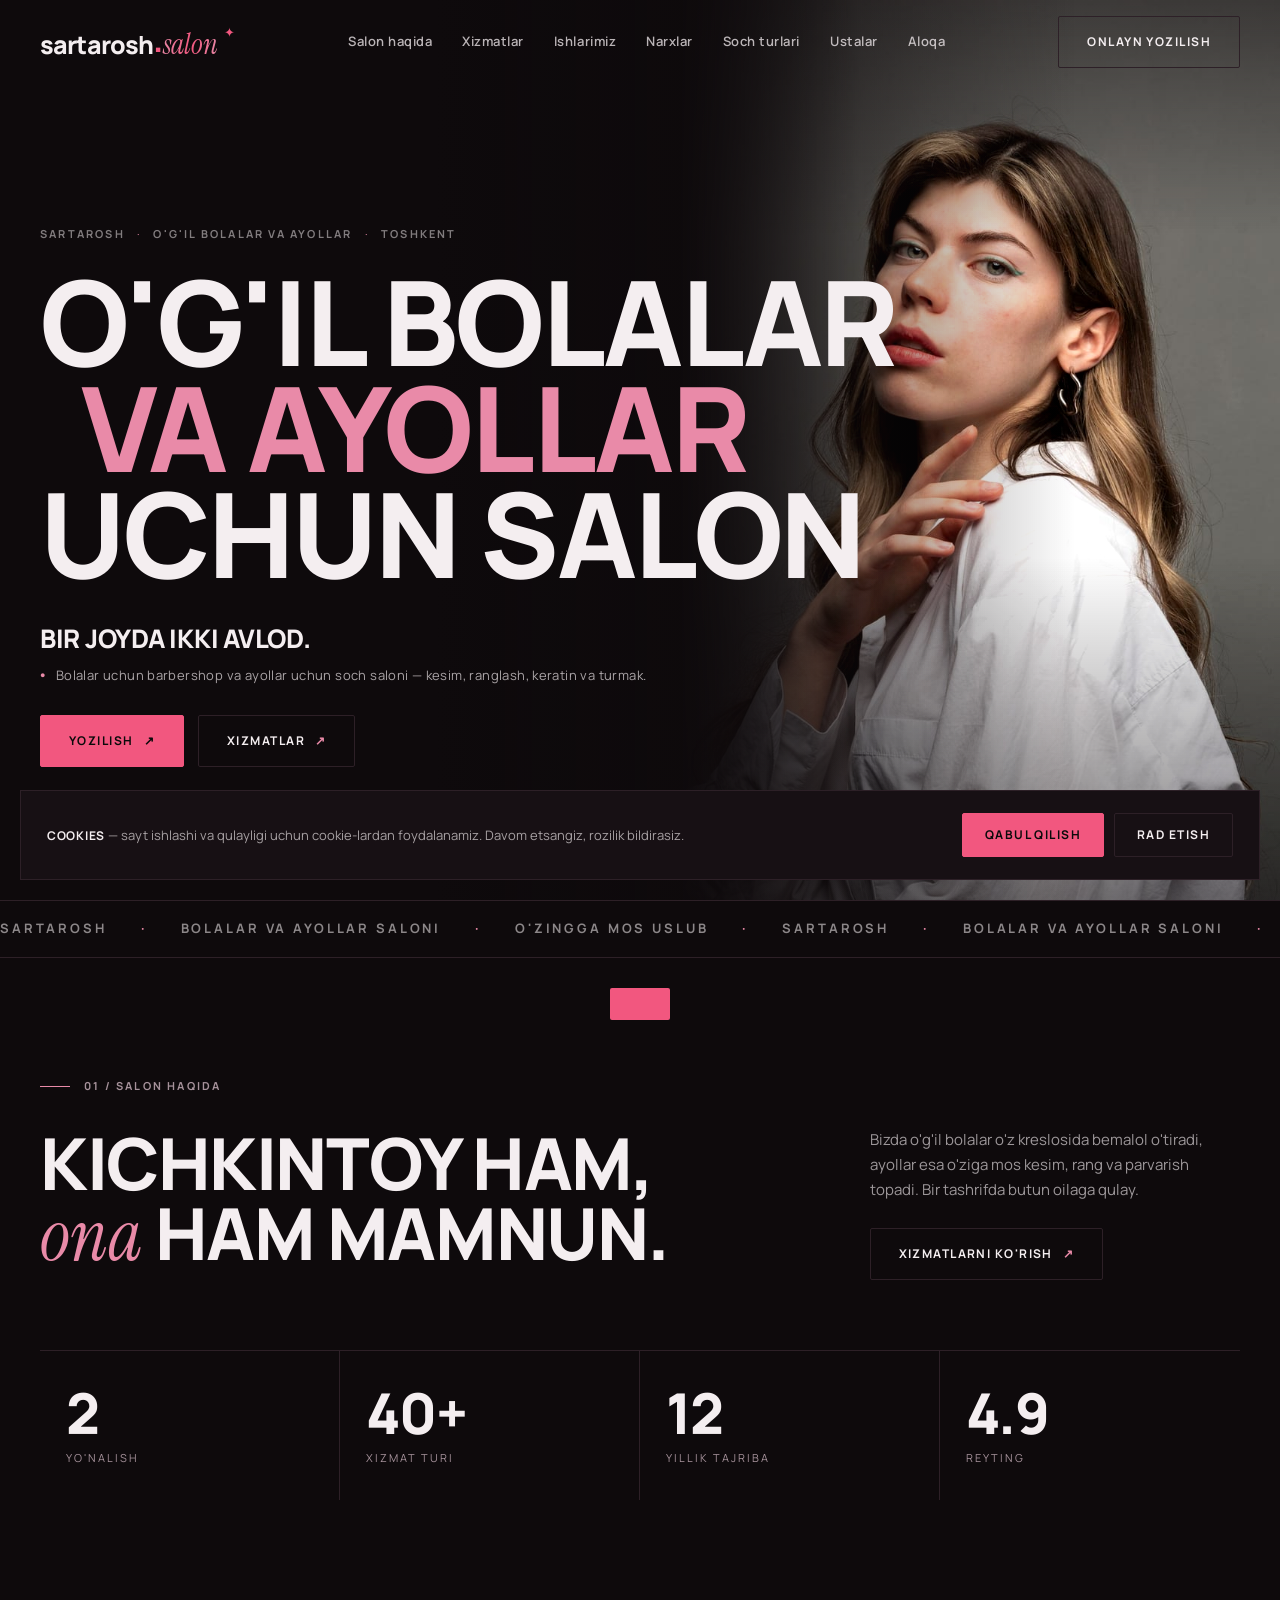
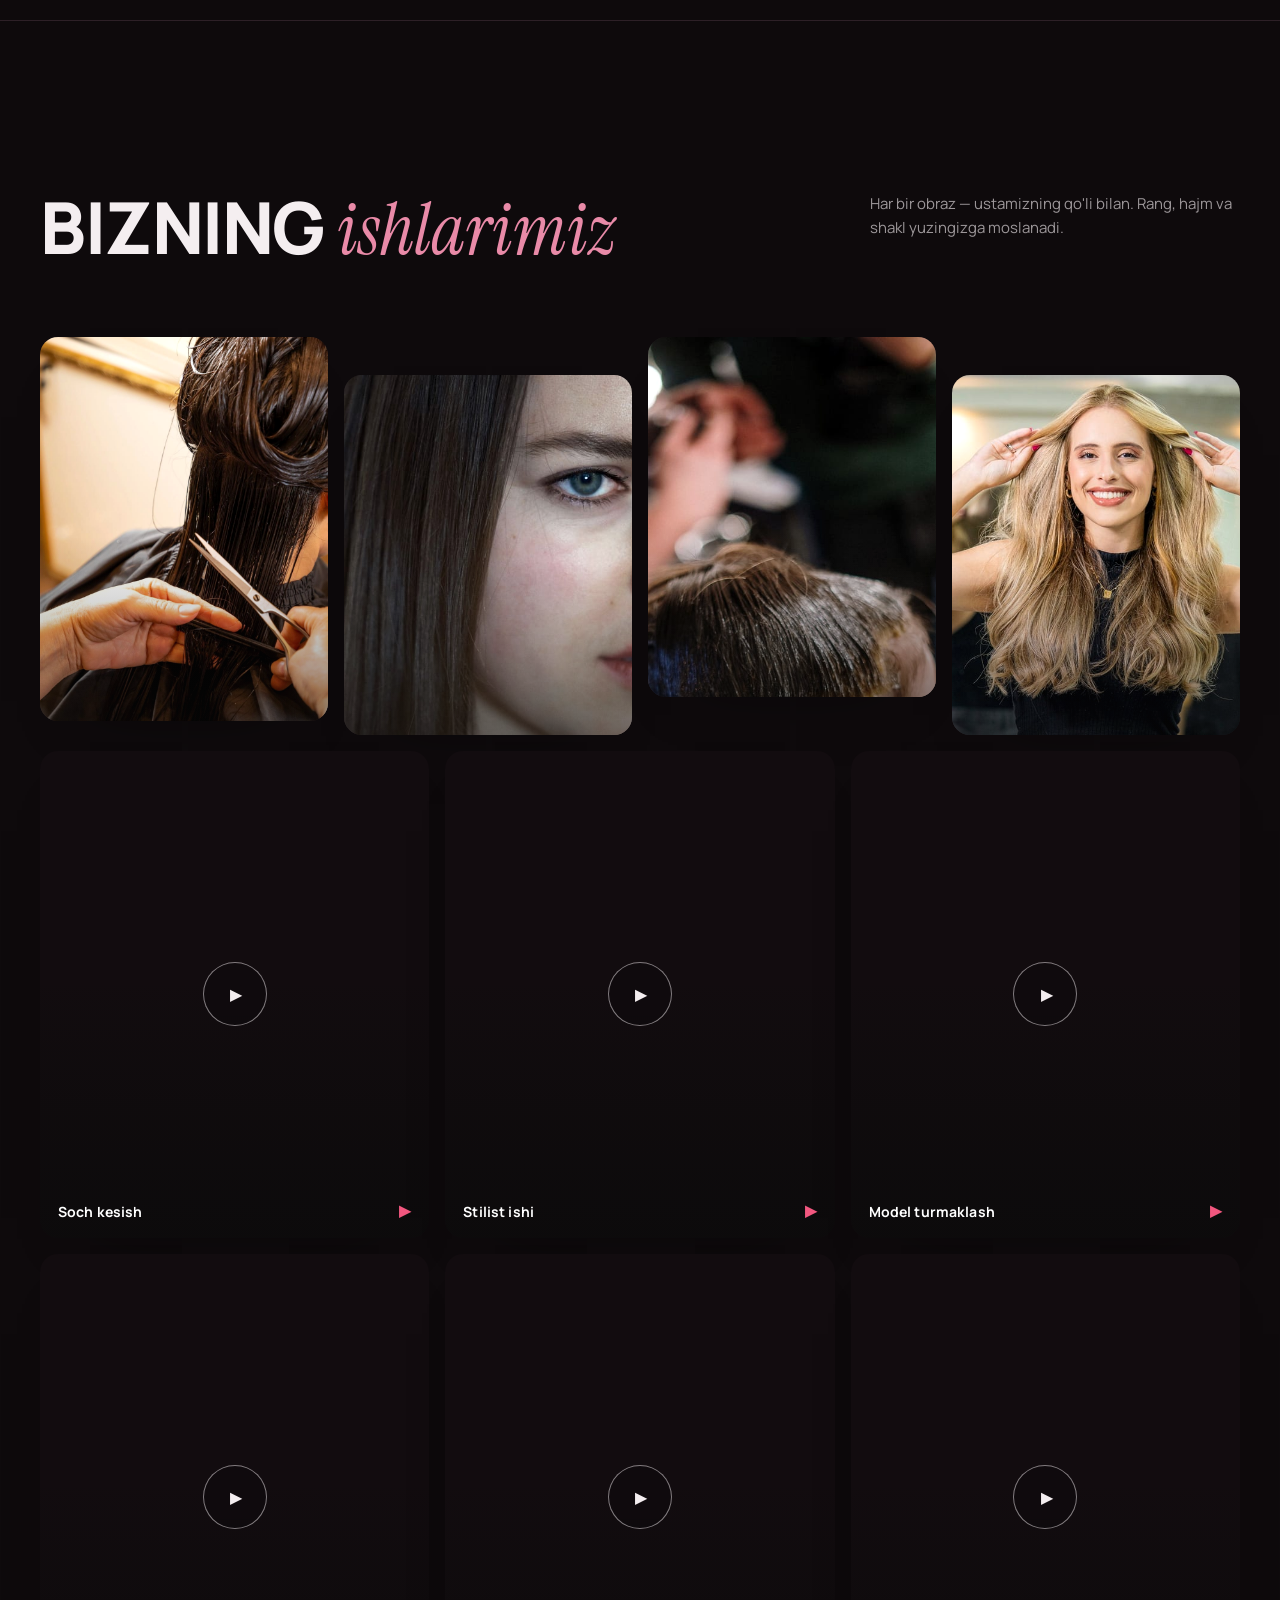
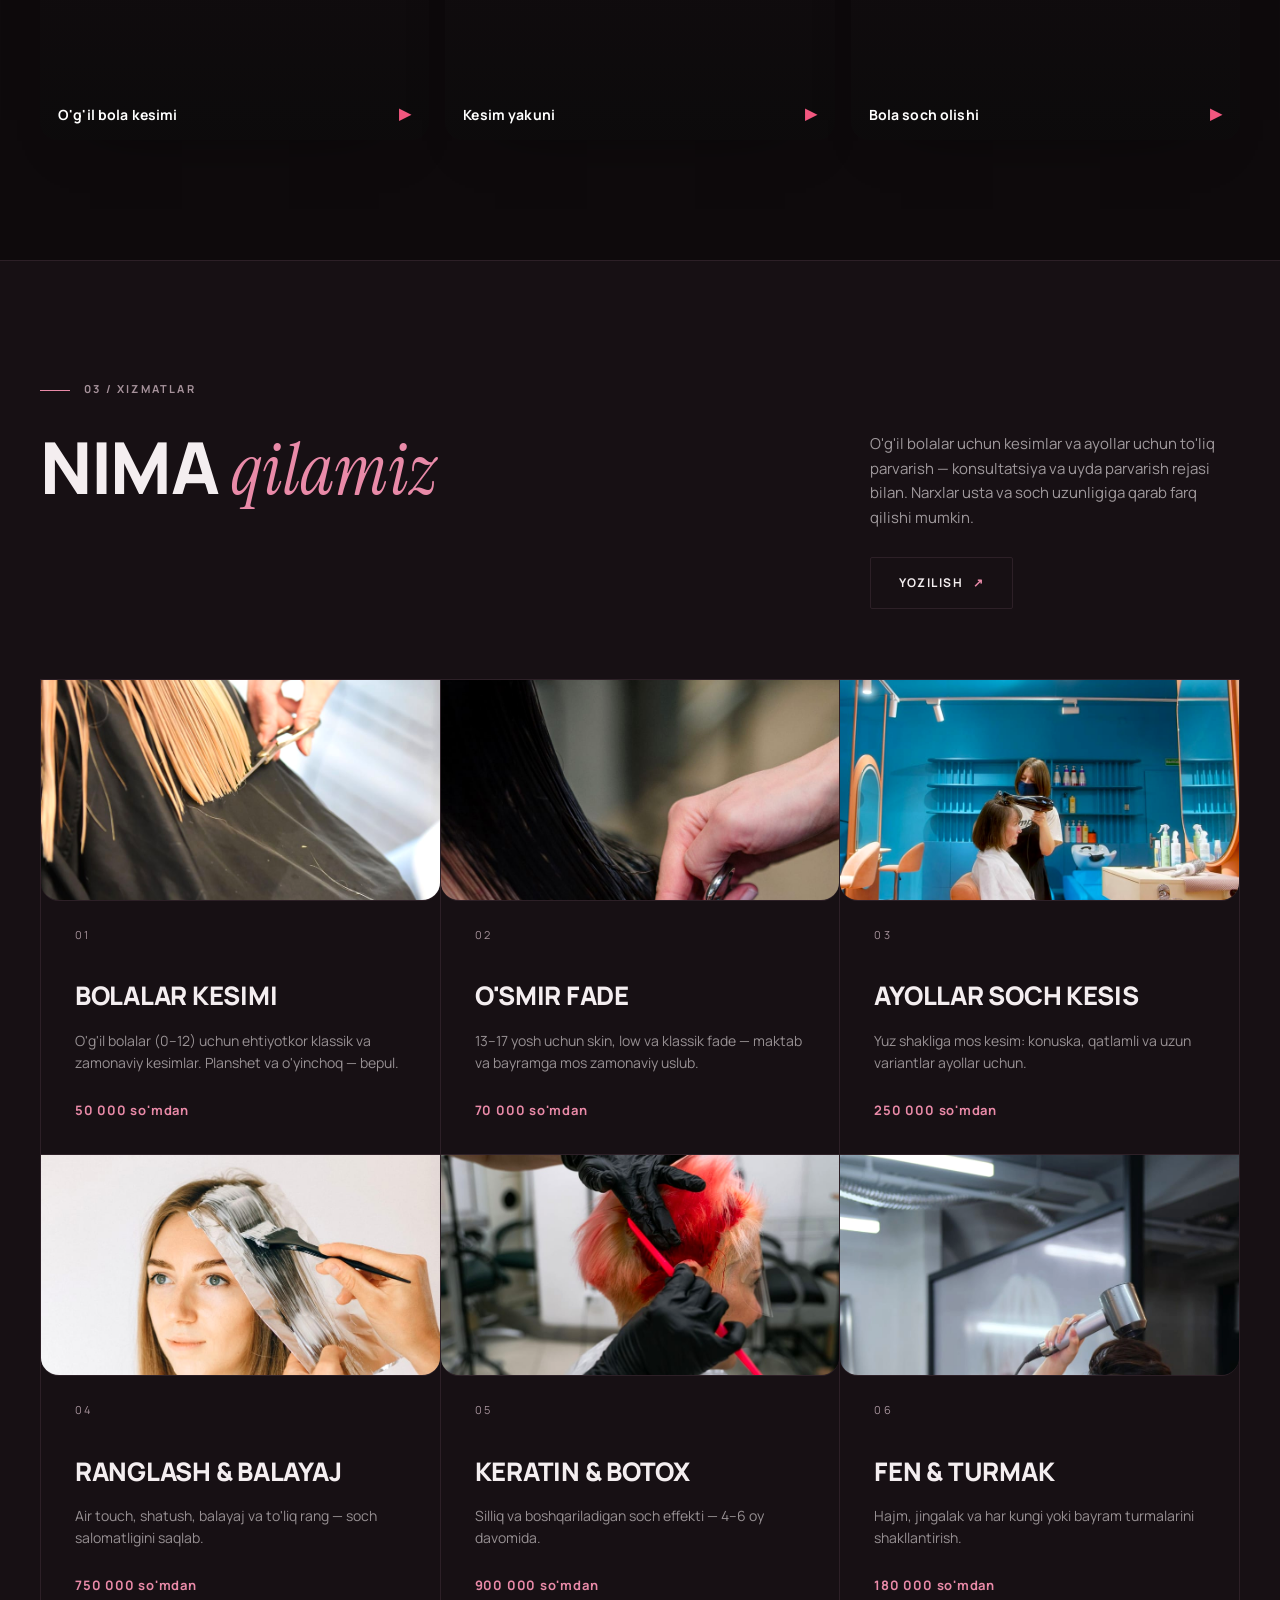
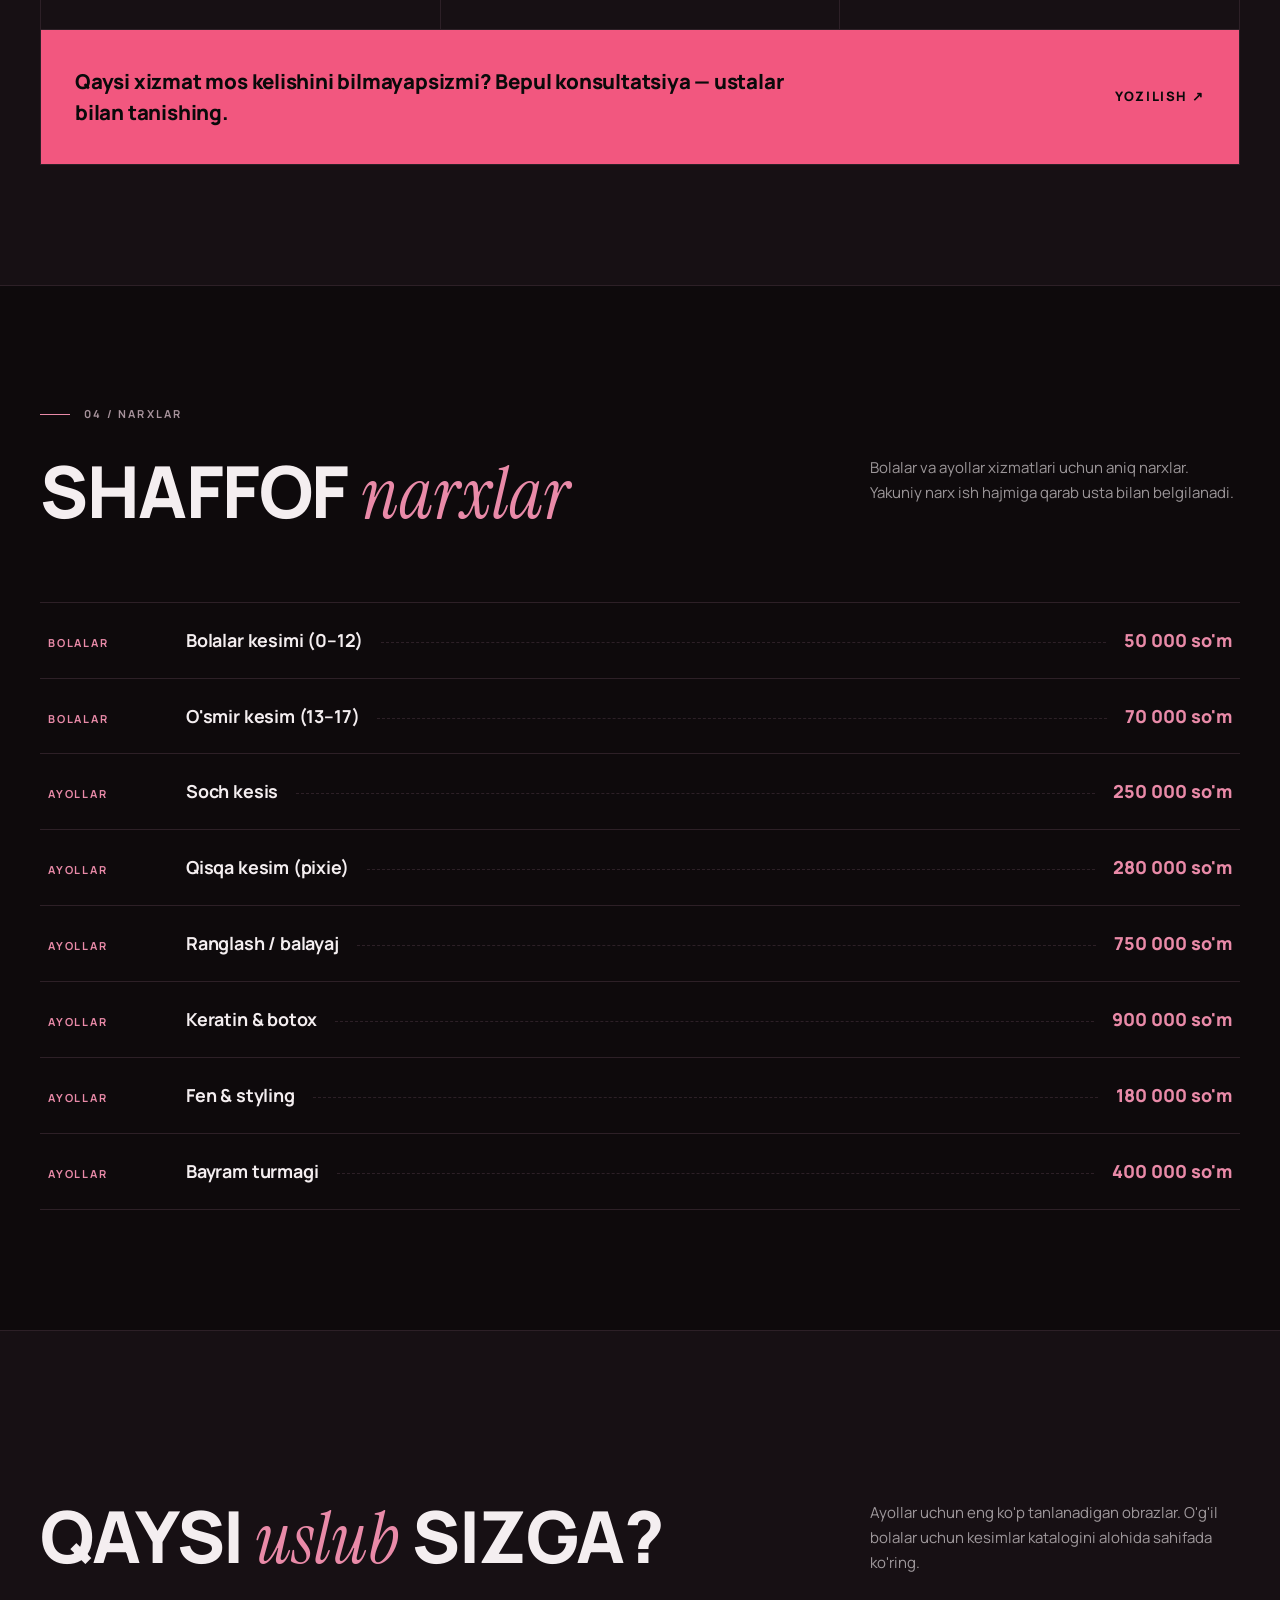
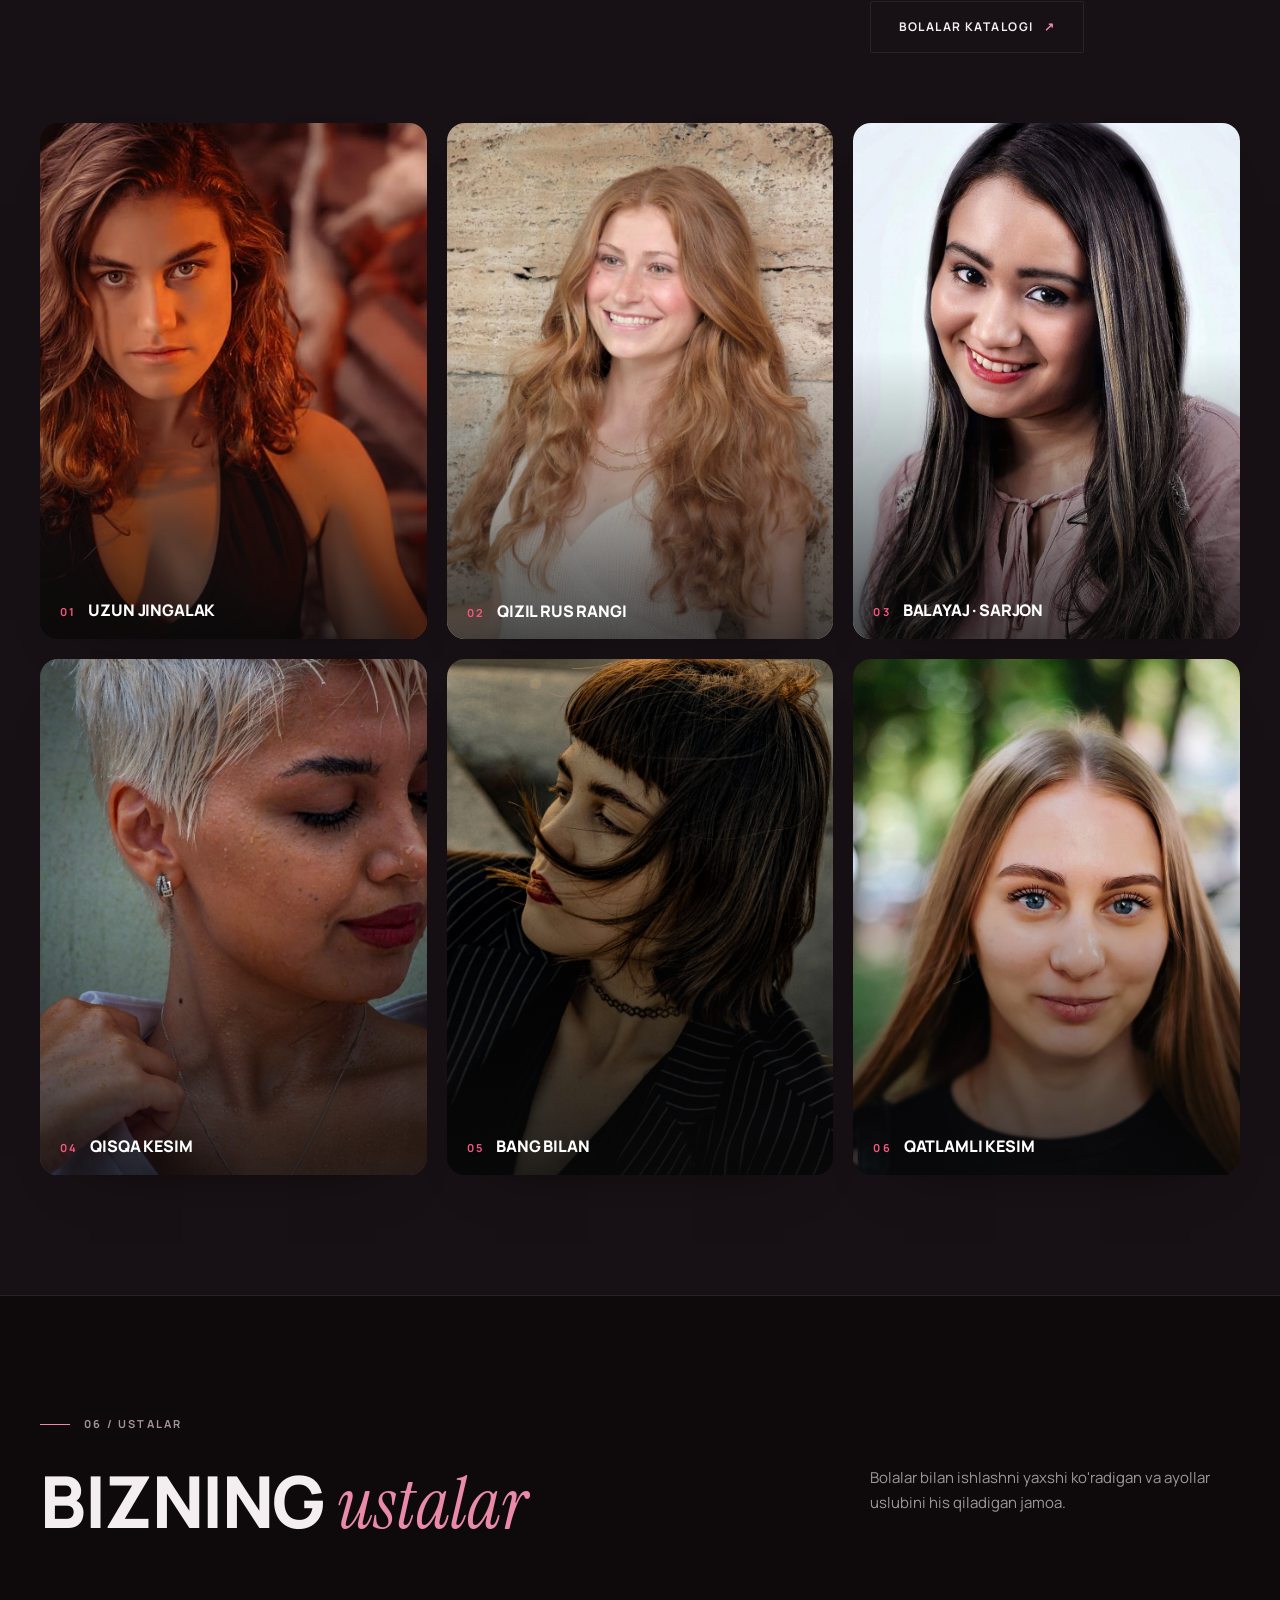
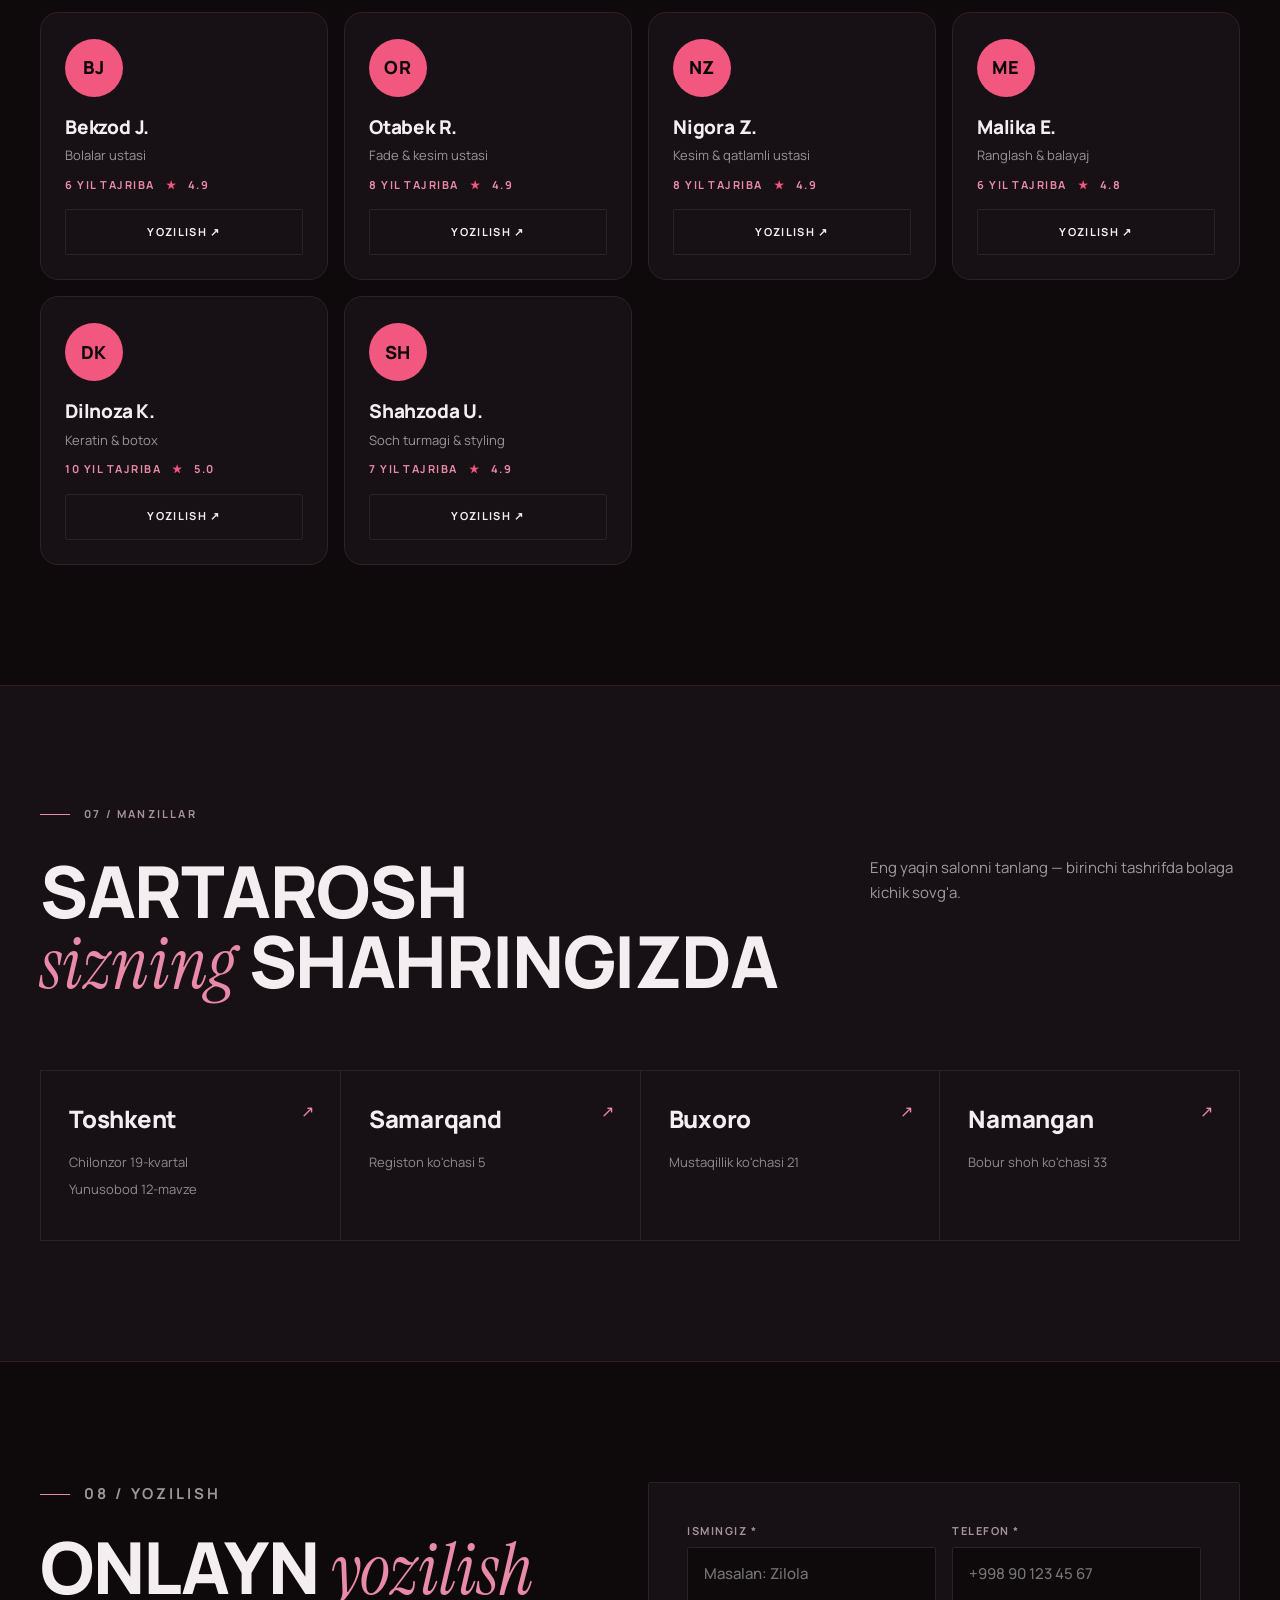
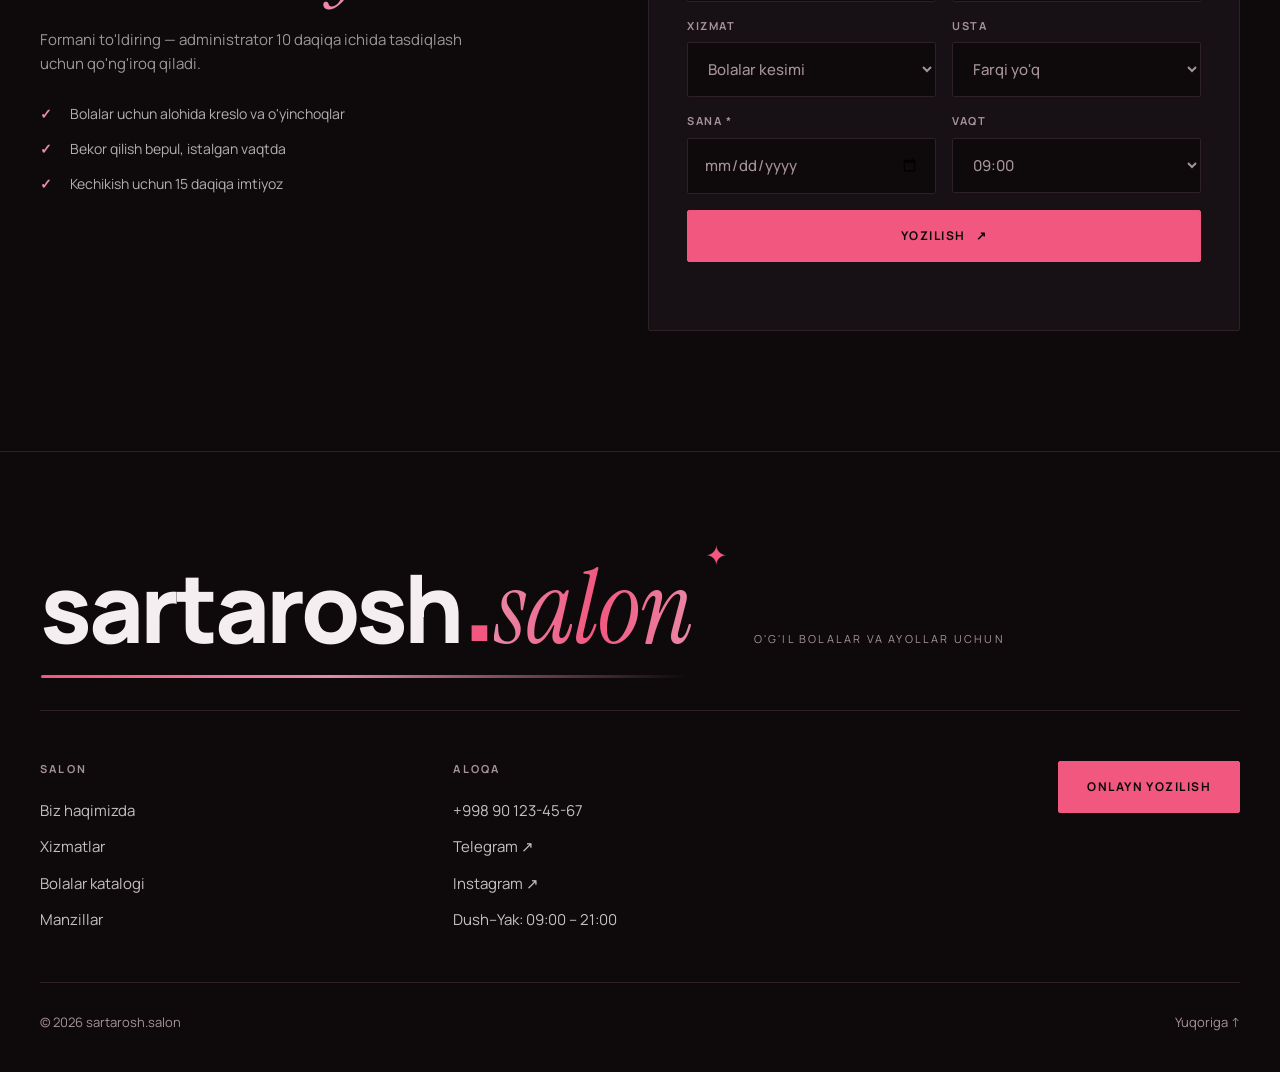
<file: index.html>
<!DOCTYPE html>
<html lang="uz">
<head>
<meta charset="UTF-8">
<meta name="viewport" content="width=device-width, initial-scale=1.0">
<title>SARTAROSH — o'g'il bolalar va ayollar uchun soch saloni</title>
<meta name="description" content="SARTAROSH — o'g'il bolalar uchun barbershop va ayollar uchun soch saloni: kesim, fade, ranglash, keratin va turmak. Onlayn yozilish.">
<meta name="theme-color" content="#0e0a0c">
<meta property="og:title" content="SARTAROSH — o'g'il bolalar va ayollar uchun soch saloni">
<meta property="og:description" content="Bolalar kesimi, fade, ranglash va parvarish. Onlayn yozilish.">
<meta property="og:type" content="website">
<meta property="og:image" content="assets/hero-woman.jpg">
<link rel="preload" as="image" href="assets/hero-woman.jpg">
<link href="assets/fonts.css" rel="stylesheet">
<link rel="icon" href="assets/favicon.svg" type="image/svg+xml">
<link rel="icon" href="assets/favicon.png" sizes="64x64" type="image/png">
<link rel="apple-touch-icon" href="assets/apple-touch.png">
<link rel="stylesheet" href="style.css">
</head>
<body>

<header class="header" id="header">
  <div class="shell header__inner">
    <a class="logo" href="#top" aria-label="SARTAROSH"><span>sartarosh</span><b>.</b><em>salon</em><i aria-hidden="true">✦</i></a>

    <nav class="nav" id="nav">
      <a href="#about">Salon haqida</a>
      <a href="#services">Xizmatlar</a>
      <a href="#gallery">Ishlarimiz</a>
      <a href="#prices">Narxlar</a>
      <a href="hairstyles.html">Soch turlari</a>
      <a href="#team">Ustalar</a>
      <a href="#contact">Aloqa</a>
    </nav>

    <div class="header__actions">
      <button class="btn btn--ghost header__login" data-book>Onlayn yozilish</button>
      <button class="burger" id="burger" aria-label="Menyu"><span></span><span></span></button>
    </div>
  </div>
</header>

<main id="top">

  <!-- HERO -->
  <section class="hero">
    <div class="hero__media" aria-hidden="true">
      <video class="hero__video" id="heroVideo" autoplay muted loop playsinline preload="auto" poster="assets/hero-woman.jpg">
        <source src="assets/hero-video.mp4" type="video/mp4">
      </video>
    </div>
    <button class="hero__video-toggle" id="heroVideoToggle" aria-label="Videoni to'xtatish">❙❙</button>

    <div class="shell hero__content">
      <p class="hero__eyebrow anim" style="--d:.15s">sartarosh <b>·</b> o'g'il bolalar va ayollar <b>·</b> Toshkent</p>

      <h1 class="hero__title">
        <span class="l1">O'g'il bolalar</span>
        <span class="l2">va ayollar</span>
        <span class="l3">uchun salon</span>
      </h1>

      <div class="hero__offer anim" style="--d:1.1s">
        <strong>Bir joyda ikki avlod.</strong>
        <span><i>●</i> Bolalar uchun barbershop va ayollar uchun soch saloni — kesim, ranglash, keratin va turmak.</span>
      </div>

      <div class="hero__actions anim" style="--d:1.25s">
        <button class="btn btn--yellow" data-book>Yozilish <em>↗</em></button>
        <a class="btn btn--ghost" href="#services">Xizmatlar <em>↗</em></a>
      </div>

      <div class="hero__tags anim" style="--d:1.4s">
        <span>Bolalar kesimi</span><span>Fade</span><span>Ranglash</span><span>Keratin</span><span>Soch turmagi</span>
      </div>
    </div>
  </section>

  <!-- MARQUEE -->
  <div class="marquee" aria-hidden="true">
    <div class="marquee__track">
      <span>sartarosh</span><b>·</b><span>bolalar va ayollar saloni</span><b>·</b><span>o'zingga mos uslub</span><b>·</b>
      <span>sartarosh</span><b>·</b><span>bolalar va ayollar saloni</span><b>·</b><span>o'zingga mos uslub</span><b>·</b>
      <span>sartarosh</span><b>·</b><span>bolalar va ayollar saloni</span><b>·</b><span>o'zingga mos uslub</span><b>·</b>
    </div>
  </div>

  <!-- ABOUT -->
  <section class="section" id="about">
    <div class="shell">
      <p class="section__num reveal">01 / Salon haqida</p>
      <div class="section__head">
        <h2 class="reveal">Kichkintoy ham,<br><em>ona</em> ham mamnun.</h2>
        <div class="section__side reveal">
          <p>Bizda o'g'il bolalar o'z kreslosida bemalol o'tiradi, ayollar esa o'ziga mos kesim, rang va parvarish topadi. Bir tashrifda butun oilaga qulay.</p>
          <a class="btn btn--ghost" href="#services">Xizmatlarni ko'rish <em>↗</em></a>
        </div>
      </div>

      <div class="stats">
        <div class="stat reveal"><b>2</b><span>yo'nalish</span></div>
        <div class="stat reveal"><b>40+</b><span>xizmat turi</span></div>
        <div class="stat reveal"><b>12</b><span>yillik tajriba</span></div>
        <div class="stat reveal"><b>4.9</b><span>reyting</span></div>
      </div>
    </div>
  </section>

  <!-- GALLERY -->
  <section class="section" id="gallery">
    <div class="shell">
      <p class="section__num reveal">02 / Ishlarimiz</p>
      <div class="section__head">
        <h2 class="reveal">Bizning <em>ishlarimiz</em></h2>
        <div class="section__side reveal">
          <p>Har bir obraz — ustamizning qo'li bilan. Rang, hajm va shakl yuzingizga moslanadi.</p>
        </div>
      </div>

      <div class="gallery">
        <figure class="gallery__item reveal"><img src="assets/works-hair-1.jpg" alt="Yangi kesim" width="900" height="1350" loading="lazy"><figcaption class="gallery__cap">Yangi kesim <i>↗</i></figcaption></figure>
        <figure class="gallery__item reveal"><img src="assets/works-hair-2.jpg" alt="Qatlamli kesim" width="900" height="600" loading="lazy"><figcaption class="gallery__cap">Qatlamli kesim <i>↗</i></figcaption></figure>
        <figure class="gallery__item reveal"><img src="assets/works-hair-3.jpg" alt="Ranglash" width="900" height="600" loading="lazy"><figcaption class="gallery__cap">Yangi rang <i>↗</i></figcaption></figure>
        <figure class="gallery__item reveal"><img src="assets/works-hair-4.jpg" alt="Yakuniy natija" width="900" height="600" loading="lazy"><figcaption class="gallery__cap">Chiroyli natija <i>↗</i></figcaption></figure>
      </div>

      <div class="vgrid">
        <figure class="vcard reveal" data-video>
          <video class="vcard__video" src="assets/videos/woman-01.mp4" muted loop playsinline preload="metadata" aria-label="Ayolga soch kesish jarayoni"></video>
          <button class="vcard__play" type="button" aria-label="Videoni ijro etish"><span>▶</span></button>
          <figcaption class="vcard__cap"><span>Soch kesish</span><i>▶</i></figcaption>
        </figure>
        <figure class="vcard reveal" data-video>
          <video class="vcard__video" src="assets/videos/woman-02.mp4" muted loop playsinline preload="metadata" aria-label="Ayol sochiga stilist ishlovi"></video>
          <button class="vcard__play" type="button" aria-label="Videoni ijro etish"><span>▶</span></button>
          <figcaption class="vcard__cap"><span>Stilist ishi</span><i>▶</i></figcaption>
        </figure>
        <figure class="vcard reveal" data-video>
          <video class="vcard__video" src="assets/videos/woman-03.mp4" muted loop playsinline preload="metadata" aria-label="Model sochini turmaklash"></video>
          <button class="vcard__play" type="button" aria-label="Videoni ijro etish"><span>▶</span></button>
          <figcaption class="vcard__cap"><span>Model turmaklash</span><i>▶</i></figcaption>
        </figure>
        <figure class="vcard reveal" data-video>
          <video class="vcard__video" src="assets/videos/boy-01.mp4" muted loop playsinline preload="metadata" aria-label="O'g'il bolaga soch kesish"></video>
          <button class="vcard__play" type="button" aria-label="Videoni ijro etish"><span>▶</span></button>
          <figcaption class="vcard__cap"><span>O'g'il bola kesimi</span><i>▶</i></figcaption>
        </figure>
        <figure class="vcard reveal" data-video>
          <video class="vcard__video" src="assets/videos/boy-02.mp4" muted loop playsinline preload="metadata" aria-label="Bola kesim yakuni"></video>
          <button class="vcard__play" type="button" aria-label="Videoni ijro etish"><span>▶</span></button>
          <figcaption class="vcard__cap"><span>Kesim yakuni</span><i>▶</i></figcaption>
        </figure>
        <figure class="vcard reveal" data-video>
          <video class="vcard__video" src="assets/videos/boy-03.mp4" muted loop playsinline preload="metadata" aria-label="Bolaga soch olish jarayoni"></video>
          <button class="vcard__play" type="button" aria-label="Videoni ijro etish"><span>▶</span></button>
          <figcaption class="vcard__cap"><span>Bola soch olishi</span><i>▶</i></figcaption>
        </figure>
      </div>
    </div>
  </section>

  <!-- SERVICES -->
  <section class="section section--panel" id="services">
    <div class="shell">
      <p class="section__num reveal">03 / Xizmatlar</p>
      <div class="section__head">
        <h2 class="reveal">Nima <em>qilamiz</em></h2>
        <div class="section__side reveal">
          <p>O'g'il bolalar uchun kesimlar va ayollar uchun to'liq parvarish — konsultatsiya va uyda parvarish rejasi bilan. Narxlar usta va soch uzunligiga qarab farq qilishi mumkin.</p>
          <button class="btn btn--ghost" data-book>Yozilish <em>↗</em></button>
        </div>
      </div>

      <div class="services">
        <article class="service reveal">
          <div class="service__art"><img src="assets/xizmat-05.jpg" alt="Bolalar kesimi" width="900" height="600" loading="lazy"></div>
          <span class="service__idx">01</span>
          <h3>Bolalar kesimi</h3>
          <p>O'g'il bolalar (0–12) uchun ehtiyotkor klassik va zamonaviy kesimlar. Planshet va o'yinchoq — bepul.</p>
          <b class="service__price">50 000 so'mdan</b>
        </article>
        <article class="service reveal">
          <div class="service__art"><img src="assets/xizmat-01.jpg" alt="Ayollar soch kesis va fade" width="900" height="600" loading="lazy"></div>
          <span class="service__idx">02</span>
          <h3>O'smir fade</h3>
          <p>13–17 yosh uchun skin, low va klassik fade — maktab va bayramga mos zamonaviy uslub.</p>
          <b class="service__price">70 000 so'mdan</b>
        </article>
        <article class="service reveal">
          <div class="service__art"><img src="assets/xizmat-06.jpg" alt="Ayollar soch kesis" width="900" height="600" loading="lazy"></div>
          <span class="service__idx">03</span>
          <h3>Ayollar soch kesis</h3>
          <p>Yuz shakliga mos kesim: konuska, qatlamli va uzun variantlar ayollar uchun.</p>
          <b class="service__price">250 000 so'mdan</b>
        </article>
        <article class="service reveal">
          <div class="service__art"><img src="assets/xizmat-02.jpg" alt="Ranglash" width="900" height="600" loading="lazy"></div>
          <span class="service__idx">04</span>
          <h3>Ranglash &amp; balayaj</h3>
          <p>Air touch, shatush, balayaj va to'liq rang — soch salomatligini saqlab.</p>
          <b class="service__price">750 000 so'mdan</b>
        </article>
        <article class="service reveal">
          <div class="service__art"><img src="assets/xizmat-03.jpg" alt="Keratin va botox" width="900" height="600" loading="lazy"></div>
          <span class="service__idx">05</span>
          <h3>Keratin &amp; botox</h3>
          <p>Silliq va boshqariladigan soch effekti — 4–6 oy davomida.</p>
          <b class="service__price">900 000 so'mdan</b>
        </article>
        <article class="service reveal">
          <div class="service__art"><img src="assets/xizmat-04.jpg" alt="Fen va styling" width="900" height="600" loading="lazy"></div>
          <span class="service__idx">06</span>
          <h3>Fen &amp; turmak</h3>
          <p>Hajm, jingalak va har kungi yoki bayram turmalarini shakllantirish.</p>
          <b class="service__price">180 000 so'mdan</b>
        </article>
        <button class="service service--cta reveal" data-book>
          <span>Qaysi xizmat mos kelishini bilmayapsizmi? Bepul konsultatsiya — ustalar bilan tanishing.</span>
          <b>Yozilish ↗</b>
        </button>
      </div>
    </div>
  </section>

  <!-- PRICES -->
  <section class="section" id="prices">
    <div class="shell">
      <p class="section__num reveal">04 / Narxlar</p>
      <div class="section__head">
        <h2 class="reveal">Shaffof <em>narxlar</em></h2>
        <div class="section__side reveal">
          <p>Bolalar va ayollar xizmatlari uchun aniq narxlar. Yakuniy narx ish hajmiga qarab usta bilan belgilanadi.</p>
        </div>
      </div>

      <div class="pricelist reveal">
        <div class="pricerow"><span class="pricerow__tag">Bolalar</span><span class="pricerow__name">Bolalar kesimi (0–12)</span><span class="pricerow__dots"></span><span class="pricerow__val">50 000 so'm</span></div>
        <div class="pricerow"><span class="pricerow__tag">Bolalar</span><span class="pricerow__name">O'smir kesim (13–17)</span><span class="pricerow__dots"></span><span class="pricerow__val">70 000 so'm</span></div>
        <div class="pricerow"><span class="pricerow__tag">Ayollar</span><span class="pricerow__name">Soch kesis</span><span class="pricerow__dots"></span><span class="pricerow__val">250 000 so'm</span></div>
        <div class="pricerow"><span class="pricerow__tag">Ayollar</span><span class="pricerow__name">Qisqa kesim (pixie)</span><span class="pricerow__dots"></span><span class="pricerow__val">280 000 so'm</span></div>
        <div class="pricerow"><span class="pricerow__tag">Ayollar</span><span class="pricerow__name">Ranglash / balayaj</span><span class="pricerow__dots"></span><span class="pricerow__val">750 000 so'm</span></div>
        <div class="pricerow"><span class="pricerow__tag">Ayollar</span><span class="pricerow__name">Keratin &amp; botox</span><span class="pricerow__dots"></span><span class="pricerow__val">900 000 so'm</span></div>
        <div class="pricerow"><span class="pricerow__tag">Ayollar</span><span class="pricerow__name">Fen &amp; styling</span><span class="pricerow__dots"></span><span class="pricerow__val">180 000 so'm</span></div>
        <div class="pricerow"><span class="pricerow__tag">Ayollar</span><span class="pricerow__name">Bayram turmagi</span><span class="pricerow__dots"></span><span class="pricerow__val">400 000 so'm</span></div>
      </div>
    </div>
  </section>

  <!-- HAIR TYPES -->
  <section class="section section--panel" id="hairtypes">
    <div class="shell">
      <p class="section__num reveal">05 / Soch turlari</p>
      <div class="section__head">
        <h2 class="reveal">Qaysi <em>uslub</em> sizga?</h2>
        <div class="section__side reveal">
          <p>Ayollar uchun eng ko'p tanlanadigan obrazlar. O'g'il bolalar uchun kesimlar katalogini alohida sahifada ko'ring.</p>
          <a class="btn btn--ghost" href="hairstyles.html">Bolalar katalogi <em>↗</em></a>
        </div>
      </div>

      <div class="htypes">
        <figure class="htype reveal">
          <img src="assets/soch-33.jpg" alt="Uzun jingalak kesim" width="900" height="600" loading="lazy">
          <figcaption><b>01</b><span>Uzun jingalak</span></figcaption>
        </figure>
        <figure class="htype reveal">
          <img src="assets/soch-31.jpg" alt="Qizil rus rangi" width="900" height="1125" loading="lazy">
          <figcaption><b>02</b><span>Qizil rus rangi</span></figcaption>
        </figure>
        <figure class="htype reveal">
          <img src="assets/soch-36.jpg" alt="Balayaj sarjon" width="900" height="1352" loading="lazy">
          <figcaption><b>03</b><span>Balayaj · sarjon</span></figcaption>
        </figure>
        <figure class="htype reveal">
          <img src="assets/soch-40.jpg" alt="Qisqa kesim" width="900" height="1200" loading="lazy">
          <figcaption><b>04</b><span>Qisqa kesim</span></figcaption>
        </figure>
        <figure class="htype reveal">
          <img src="assets/soch-42.jpg" alt="Bang bilan kesim" width="900" height="1350" loading="lazy">
          <figcaption><b>05</b><span>Bang bilan</span></figcaption>
        </figure>
        <figure class="htype reveal">
          <img src="assets/soch-37.jpg" alt="Qatlamli kesim" width="900" height="1396" loading="lazy">
          <figcaption><b>06</b><span>Qatlamli kesim</span></figcaption>
        </figure>
      </div>
    </div>
  </section>

  <!-- TEAM -->
  <section class="section" id="team">
    <div class="shell">
      <p class="section__num reveal">06 / Ustalar</p>
      <div class="section__head">
        <h2 class="reveal">Bizning <em>ustalar</em></h2>
        <div class="section__side reveal">
          <p>Bolalar bilan ishlashni yaxshi ko'radigan va ayollar uslubini his qiladigan jamoa.</p>
        </div>
      </div>

      <div class="masters__grid">
        <article class="master reveal">
          <span class="master__ava">BJ</span>
          <div class="master__body"><h4>Bekzod J.</h4><p>Bolalar ustasi</p><b>6 yil tajriba <i>★</i> 4.9</b></div>
          <button class="master__btn" data-book>Yozilish ↗</button>
        </article>
        <article class="master reveal">
          <span class="master__ava">OR</span>
          <div class="master__body"><h4>Otabek R.</h4><p>Fade &amp; kesim ustasi</p><b>8 yil tajriba <i>★</i> 4.9</b></div>
          <button class="master__btn" data-book>Yozilish ↗</button>
        </article>
        <article class="master reveal">
          <span class="master__ava">NZ</span>
          <div class="master__body"><h4>Nigora Z.</h4><p>Kesim &amp; qatlamli ustasi</p><b>8 yil tajriba <i>★</i> 4.9</b></div>
          <button class="master__btn" data-book>Yozilish ↗</button>
        </article>
        <article class="master reveal">
          <span class="master__ava">ME</span>
          <div class="master__body"><h4>Malika E.</h4><p>Ranglash &amp; balayaj</p><b>6 yil tajriba <i>★</i> 4.8</b></div>
          <button class="master__btn" data-book>Yozilish ↗</button>
        </article>
        <article class="master reveal">
          <span class="master__ava">DK</span>
          <div class="master__body"><h4>Dilnoza K.</h4><p>Keratin &amp; botox</p><b>10 yil tajriba <i>★</i> 5.0</b></div>
          <button class="master__btn" data-book>Yozilish ↗</button>
        </article>
        <article class="master reveal">
          <span class="master__ava">SH</span>
          <div class="master__body"><h4>Shahzoda U.</h4><p>Soch turmagi &amp; styling</p><b>7 yil tajriba <i>★</i> 4.9</b></div>
          <button class="master__btn" data-book>Yozilish ↗</button>
        </article>
      </div>
    </div>
  </section>

  <!-- ADDRESSES -->
  <section class="section section--panel" id="addresses">
    <div class="shell">
      <p class="section__num reveal">07 / Manzillar</p>
      <div class="section__head">
        <h2 class="reveal">sartarosh<br><em>sizning</em> shahringizda</h2>
        <div class="section__side reveal">
          <p>Eng yaqin salonni tanlang — birinchi tashrifda bolaga kichik sovg'a.</p>
        </div>
      </div>

      <div class="cities">
        <a class="city reveal" href="#contact"><b>Toshkent</b><span>Chilonzor 19-kvartal</span><span>Yunusobod 12-mavze</span><i>↗</i></a>
        <a class="city reveal" href="#contact"><b>Samarqand</b><span>Registon ko'chasi 5</span><i>↗</i></a>
        <a class="city reveal" href="#contact"><b>Buxoro</b><span>Mustaqillik ko'chasi 21</span><i>↗</i></a>
        <a class="city reveal" href="#contact"><b>Namangan</b><span>Bobur shoh ko'chasi 33</span><i>↗</i></a>
      </div>
    </div>
  </section>

  <!-- BOOKING -->
  <section class="section" id="booking">
    <div class="shell booking">
      <div class="booking__text reveal">
        <p class="section__num">08 / Yozilish</p>
        <h2 class="section__heading">Onlayn <em>yozilish</em></h2>
        <p>Formani to'ldiring — administrator 10 daqiqa ichida tasdiqlash uchun qo'ng'iroq qiladi.</p>
        <ul class="checklist">
          <li>Bolalar uchun alohida kreslo va o'yinchoqlar</li>
          <li>Bekor qilish bepul, istalgan vaqtda</li>
          <li>Kechikish uchun 15 daqiqa imtiyoz</li>
        </ul>
      </div>

      <form class="form reveal" id="bookingForm" novalidate>
        <input type="hidden" name="style" id="styleInput" value="">
        <p class="form__style-note" id="styleNote" hidden>
          Katalogdan tanlandi — <a href="hairstyles.html">boshqa turmakni tanlash</a>
        </p>

        <div class="form__row">
          <label>Ismingiz *
            <input type="text" name="name" placeholder="Masalan: Zilola" required>
          </label>
          <label>Telefon *
            <input type="tel" name="phone" placeholder="+998 90 123 45 67" required>
          </label>
        </div>

        <div class="form__row">
          <label>Xizmat
            <select name="service">
              <option>Bolalar kesimi</option>
              <option>O'smir fade</option>
              <option>Ayollar soch kesis</option>
              <option>Ranglash / balayaj</option>
              <option>Keratin &amp; botox</option>
              <option>Fen &amp; turmak</option>
            </select>
          </label>
          <label>Usta
            <select name="barber">
              <option>Farqi yo'q</option>
              <option>Bekzod J.</option>
              <option>Otabek R.</option>
              <option>Nigora Z.</option>
              <option>Malika E.</option>
              <option>Dilnoza K.</option>
              <option>Shahzoda U.</option>
            </select>
          </label>
        </div>

        <div class="form__row">
          <label>Sana *
            <input type="date" name="date" required>
          </label>
          <label>Vaqt
            <select name="time">
              <option>09:00</option><option>10:00</option><option>11:00</option>
              <option>12:00</option><option>13:00</option><option>14:00</option>
              <option>15:00</option><option>16:00</option><option>17:00</option>
              <option>18:00</option><option>19:00</option><option>20:00</option>
            </select>
          </label>
        </div>

        <button type="submit" class="btn btn--yellow btn--block">Yozilish <em>↗</em></button>
        <p class="form__note" id="formNote" role="status"></p>
      </form>
    </div>
  </section>

</main>

<footer class="footer" id="contact">
  <div class="shell">
    <div class="footer__top">
      <a class="logo logo--big" href="#top" aria-label="SARTAROSH"><span>sartarosh</span><b>.</b><em>salon</em><i aria-hidden="true">✦</i></a>
      <p>o'g'il bolalar va ayollar uchun</p>
    </div>

    <div class="footer__grid">
      <div class="footer__col">
        <b>Salon</b>
        <a href="#about">Biz haqimizda</a>
        <a href="#services">Xizmatlar</a>
        <a href="hairstyles.html">Bolalar katalogi</a>
        <a href="#addresses">Manzillar</a>
      </div>
      <div class="footer__col">
        <b>Aloqa</b>
        <a href="tel:+998901234567">+998 90 123-45-67</a>
        <a href="https://t.me/sartarosh" target="_blank" rel="noopener">Telegram ↗</a>
        <a href="https://instagram.com/sartarosh" target="_blank" rel="noopener">Instagram ↗</a>
        <span>Dush–Yak: 09:00 – 21:00</span>
      </div>
      <div class="footer__col footer__col--right">
        <button class="btn btn--yellow" data-book>Onlayn yozilish</button>
      </div>
    </div>

    <div class="footer__bottom">
      <span>© <span id="year"></span> sartarosh.salon</span>
      <a href="#top">Yuqoriga ↑</a>
    </div>
  </div>
</footer>

<!-- MOBILE MENU -->
<div class="m-menu" id="m-menu">
  <nav>
    <a href="#about">Salon haqida</a>
    <a href="#services">Xizmatlar</a>
    <a href="#gallery">Ishlarimiz</a>
    <a href="#prices">Narxlar</a>
    <a href="hairstyles.html">Soch turlari</a>
    <a href="#team">Ustalar</a>
    <button class="btn btn--yellow" data-book>Onlayn yozilish</button>
  </nav>
</div>

<!-- COOKIES -->
<div class="cookies" id="cookies">
  <p><b>Cookies</b> — sayt ishlashi va qulayligi uchun cookie-lardan foydalanamiz. Davom etsangiz, rozilik bildirasiz.</p>
  <div>
    <button class="btn btn--yellow" id="cookie-yes">Qabul qilish</button>
    <button class="btn btn--ghost" id="cookie-no">Rad etish</button>
  </div>
</div>

<div class="toast" id="toast" role="alert"></div>

<script src="script.js"></script>
</body>
</html>
</file>
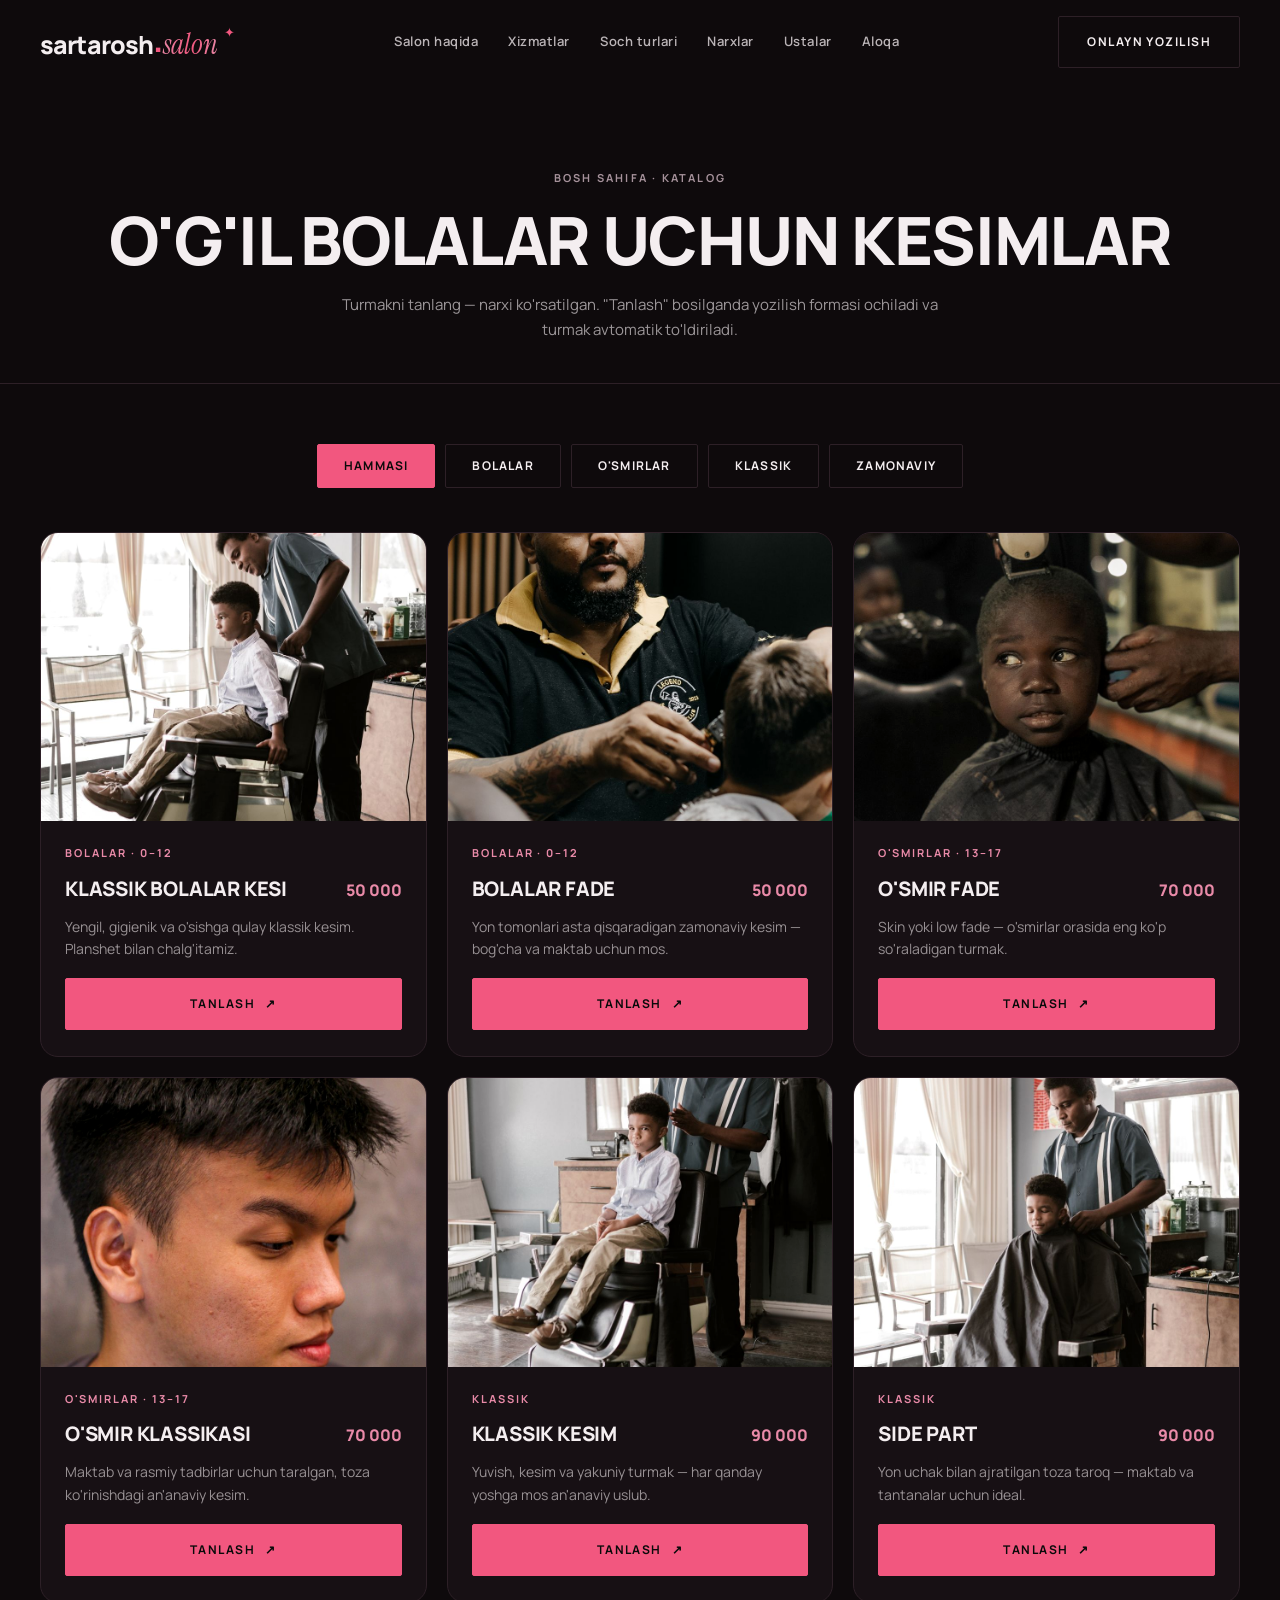
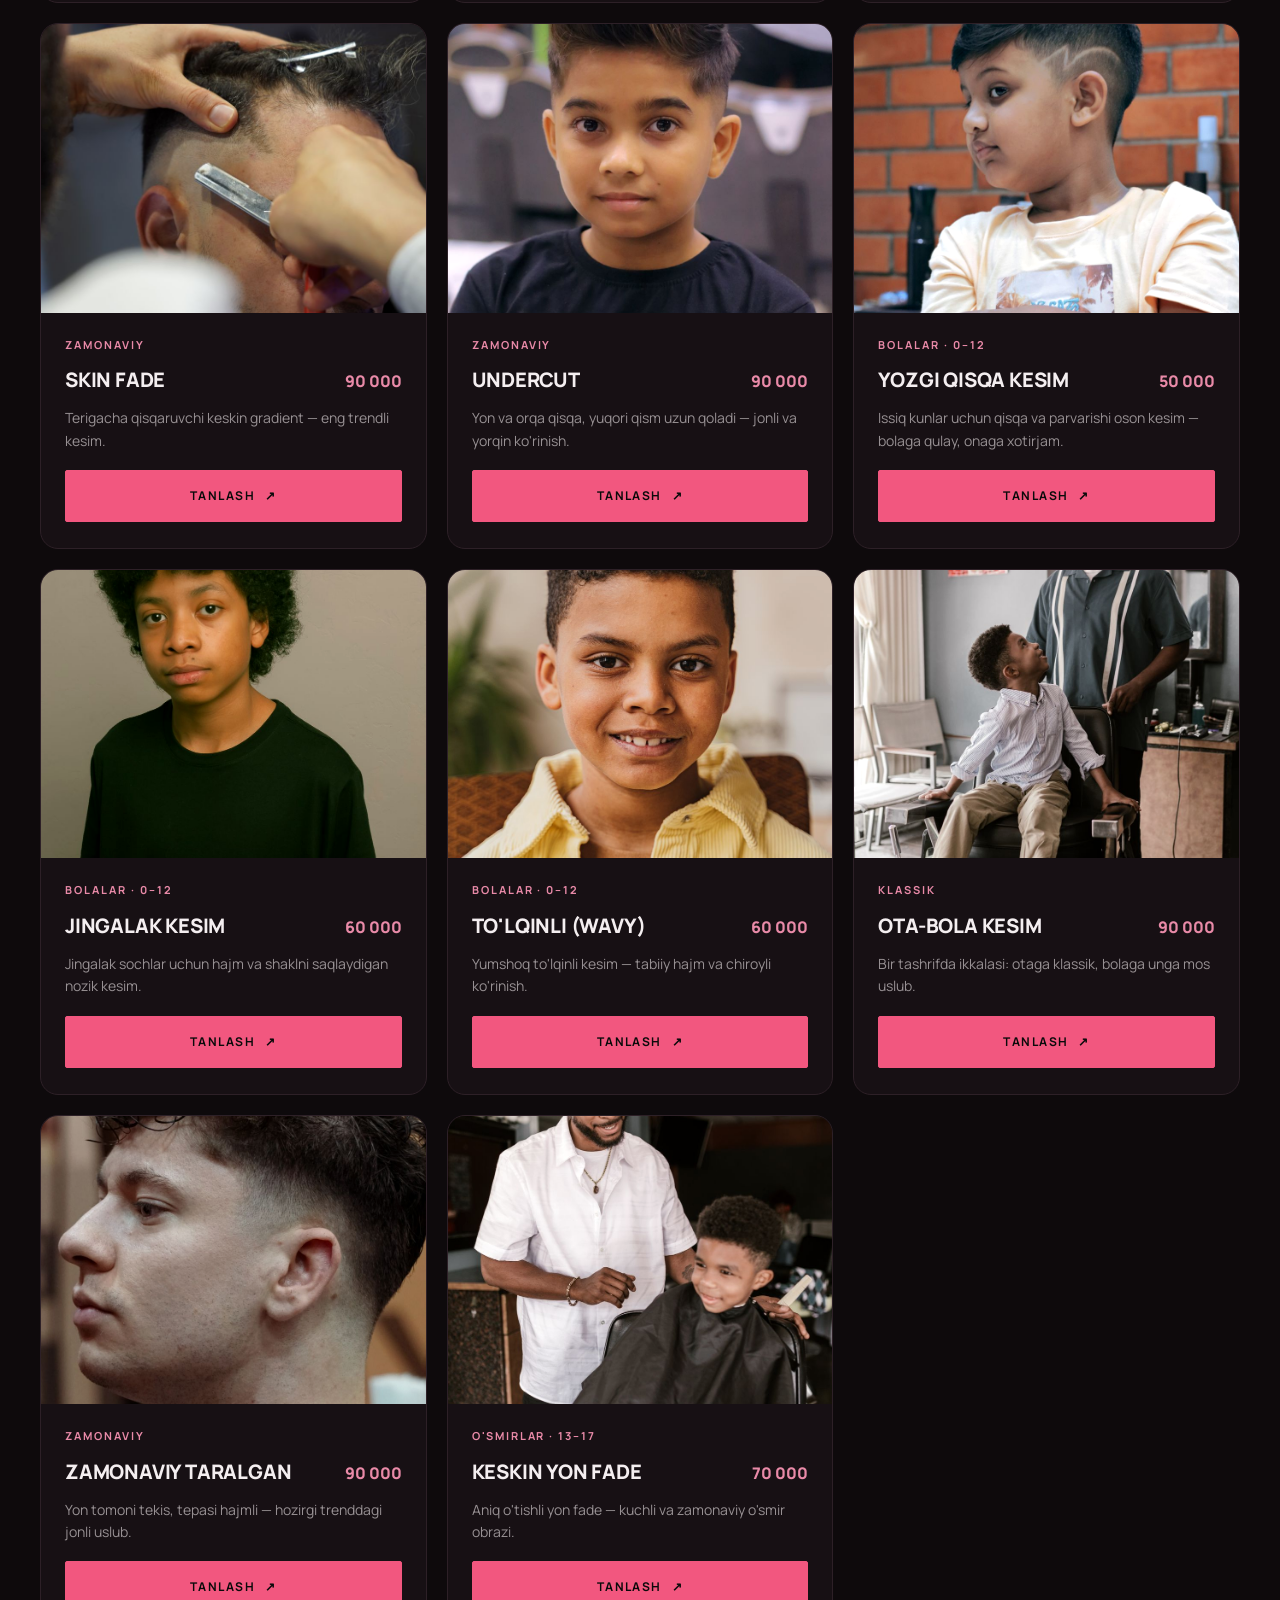
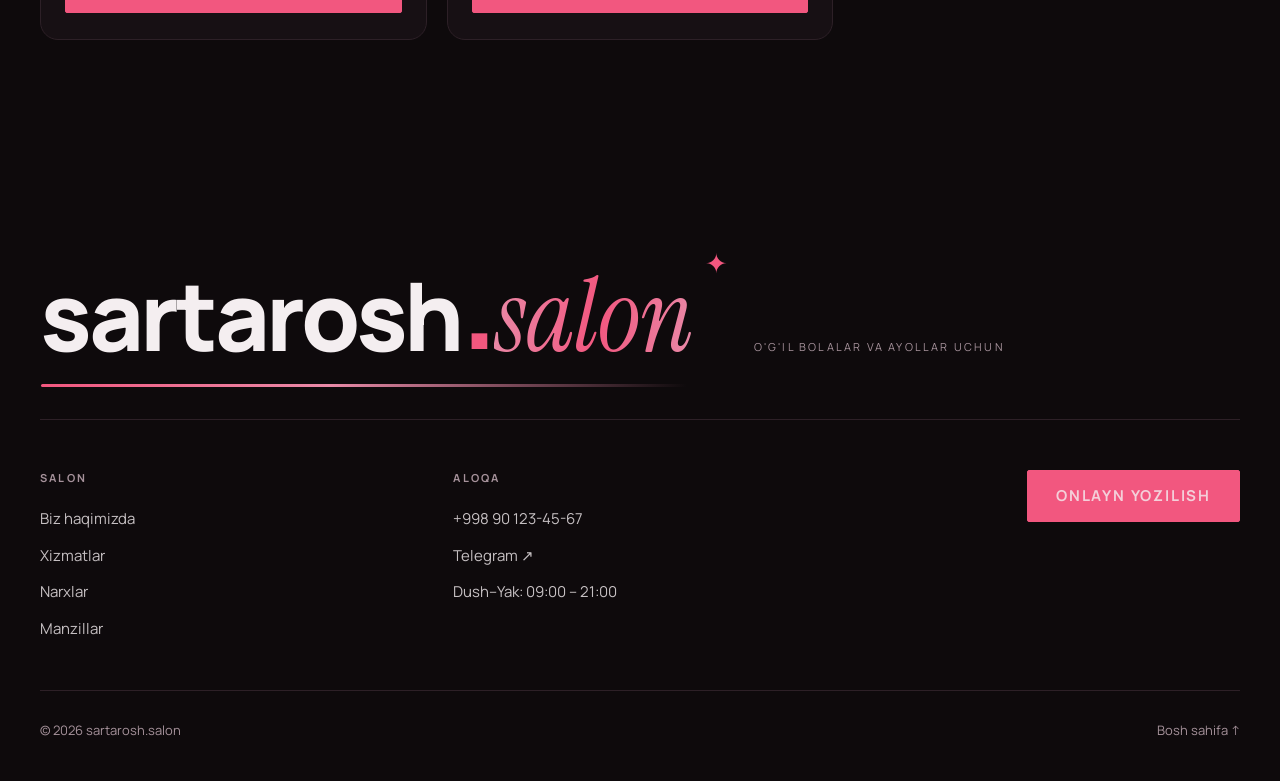
<file: hairstyles.html>
<!DOCTYPE html>
<html lang="uz">
<head>
<meta charset="UTF-8">
<meta name="viewport" content="width=device-width, initial-scale=1.0">
<title>Soch turlari — SARTAROSH (bolalar katalogi)</title>
<meta name="description" content="O'g'il bolalar va o'smirlar uchun soch kesimlari katalogi: klassik, fade, undercut, side part. Har biri narxi bilan — tanlang va onlayn yoziling.">
<meta name="theme-color" content="#0e0a0c">
<link href="assets/fonts.css" rel="stylesheet">
<link rel="icon" href="assets/favicon.svg" type="image/svg+xml">
<link rel="stylesheet" href="style.css">
</head>
<body>

<header class="header is-stuck" id="header">
  <div class="shell header__inner">
    <a class="logo" href="index.html" aria-label="SARTAROSH"><span>sartarosh</span><b>.</b><em>salon</em><i aria-hidden="true">✦</i></a>

    <nav class="nav" id="nav">
      <a href="index.html#about">Salon haqida</a>
      <a href="index.html#services">Xizmatlar</a>
      <a href="hairstyles.html">Soch turlari</a>
      <a href="index.html#prices">Narxlar</a>
      <a href="index.html#team">Ustalar</a>
      <a href="index.html#contact">Aloqa</a>
    </nav>

    <div class="header__actions">
      <a class="btn btn--ghost header__login" href="index.html#booking">Onlayn yozilish</a>
      <button class="burger" id="burger" aria-label="Menyu"><span></span><span></span></button>
    </div>
  </div>
</header>

<main>
  <section class="page-hero">
    <div class="shell">
      <p class="crumb"><a href="index.html">Bosh sahifa</a> · Katalog</p>
      <h1 class="section__h1">O'g'il bolalar uchun kesimlar</h1>
      <p class="page-hero__sub">
        Turmakni tanlang — narxi ko'rsatilgan. "Tanlash" bosilganda yozilish formasi ochiladi va turmak avtomatik to'ldiriladi.
      </p>
    </div>
  </section>

  <section class="section catalog" style="border-bottom:0">
    <div class="shell">
      <div class="filters" id="filters">
        <button class="filter-btn is-active" data-filter="all">Hammasi</button>
        <button class="filter-btn" data-filter="bolalar">Bolalar</button>
        <button class="filter-btn" data-filter="osmir">O'smirlar</button>
        <button class="filter-btn" data-filter="klassik">Klassik</button>
        <button class="filter-btn" data-filter="zamonaviy">Zamonaviy</button>
      </div>

      <div class="rulegrid" id="styleGrid">

        <article class="rule reveal" data-cat="bolalar">
          <div class="rule__img"><img src="assets/boys/boy-01.jpg" alt="Klassik bolalar kesi" loading="lazy"></div>
          <div class="rule__body">
            <span class="rule__tag">Bolalar · 0–12</span>
            <div class="rule__head"><h3>Klassik bolalar kesi</h3><span class="rule__price">50 000</span></div>
            <p>Yengil, gigienik va o'sishga qulay klassik kesim. Planshet bilan chalg'itamiz.</p>
            <a class="btn btn--yellow" href="index.html?style=Klassik bolalar kesi&service=Bolalar kesimi&price=50 000 so'm#booking">Tanlash <em>↗</em></a>
          </div>
        </article>

        <article class="rule reveal" data-cat="bolalar">
          <div class="rule__img"><img src="assets/boys/boy-02.jpg" alt="Bolalar fade" loading="lazy"></div>
          <div class="rule__body">
            <span class="rule__tag">Bolalar · 0–12</span>
            <div class="rule__head"><h3>Bolalar fade</h3><span class="rule__price">50 000</span></div>
            <p>Yon tomonlari asta qisqaradigan zamonaviy kesim — bog'cha va maktab uchun mos.</p>
            <a class="btn btn--yellow" href="index.html?style=Bolalar fade&service=Bolalar kesimi&price=50 000 so'm#booking">Tanlash <em>↗</em></a>
          </div>
        </article>

        <article class="rule reveal" data-cat="osmir">
          <div class="rule__img"><img src="assets/boys/boy-03.jpg" alt="O'smir fade" loading="lazy"></div>
          <div class="rule__body">
            <span class="rule__tag">O'smirlar · 13–17</span>
            <div class="rule__head"><h3>O'smir fade</h3><span class="rule__price">70 000</span></div>
            <p>Skin yoki low fade — o'smirlar orasida eng ko'p so'raladigan turmak.</p>
            <a class="btn btn--yellow" href="index.html?style=O'smir fade&service=O'smir fade&price=70 000 so'm#booking">Tanlash <em>↗</em></a>
          </div>
        </article>

        <article class="rule reveal" data-cat="osmir">
          <div class="rule__img"><img src="assets/boys/boy-04.jpg" alt="O'smir klassikasi" loading="lazy"></div>
          <div class="rule__body">
            <span class="rule__tag">O'smirlar · 13–17</span>
            <div class="rule__head"><h3>O'smir klassikasi</h3><span class="rule__price">70 000</span></div>
            <p>Maktab va rasmiy tadbirlar uchun taralgan, toza ko'rinishdagi an'anaviy kesim.</p>
            <a class="btn btn--yellow" href="index.html?style=O'smir klassikasi&service=O'smir fade&price=70 000 so'm#booking">Tanlash <em>↗</em></a>
          </div>
        </article>

        <article class="rule reveal" data-cat="klassik">
          <div class="rule__img"><img src="assets/boys/boy-05.jpg" alt="Klassik kesim" loading="lazy"></div>
          <div class="rule__body">
            <span class="rule__tag">Klassik</span>
            <div class="rule__head"><h3>Klassik kesim</h3><span class="rule__price">90 000</span></div>
            <p>Yuvish, kesim va yakuniy turmak — har qanday yoshga mos an'anaviy uslub.</p>
            <a class="btn btn--yellow" href="index.html?style=Klassik kesim&service=O'smir fade&price=90 000 so'm#booking">Tanlash <em>↗</em></a>
          </div>
        </article>

        <article class="rule reveal" data-cat="klassik">
          <div class="rule__img"><img src="assets/boys/boy-06.jpg" alt="Side part" loading="lazy"></div>
          <div class="rule__body">
            <span class="rule__tag">Klassik</span>
            <div class="rule__head"><h3>Side part</h3><span class="rule__price">90 000</span></div>
            <p>Yon uchak bilan ajratilgan toza taroq — maktab va tantanalar uchun ideal.</p>
            <a class="btn btn--yellow" href="index.html?style=Side part&service=O'smir fade&price=90 000 so'm#booking">Tanlash <em>↗</em></a>
          </div>
        </article>

        <article class="rule reveal" data-cat="zamonaviy">
          <div class="rule__img"><img src="assets/boys/boy-07.jpg" alt="Skin fade" loading="lazy"></div>
          <div class="rule__body">
            <span class="rule__tag">Zamonaviy</span>
            <div class="rule__head"><h3>Skin fade</h3><span class="rule__price">90 000</span></div>
            <p>Terigacha qisqaruvchi keskin gradient — eng trendli kesim.</p>
            <a class="btn btn--yellow" href="index.html?style=Skin fade&service=O'smir fade&price=90 000 so'm#booking">Tanlash <em>↗</em></a>
          </div>
        </article>

        <article class="rule reveal" data-cat="zamonaviy">
          <div class="rule__img"><img src="assets/boys/boy-08.jpg" alt="Undercut" loading="lazy"></div>
          <div class="rule__body">
            <span class="rule__tag">Zamonaviy</span>
            <div class="rule__head"><h3>Undercut</h3><span class="rule__price">90 000</span></div>
            <p>Yon va orqa qisqa, yuqori qism uzun qoladi — jonli va yorqin ko'rinish.</p>
            <a class="btn btn--yellow" href="index.html?style=Undercut&service=O'smir fade&price=90 000 so'm#booking">Tanlash <em>↗</em></a>
          </div>
        </article>

        <article class="rule reveal" data-cat="bolalar">
          <div class="rule__img"><img src="assets/boys/boy-09.jpg" alt="Yozgi qisqa kesim" loading="lazy"></div>
          <div class="rule__body">
            <span class="rule__tag">Bolalar · 0–12</span>
            <div class="rule__head"><h3>Yozgi qisqa kesim</h3><span class="rule__price">50 000</span></div>
            <p>Issiq kunlar uchun qisqa va parvarishi oson kesim — bolaga qulay, onaga xotirjam.</p>
            <a class="btn btn--yellow" href="index.html?style=Yozgi qisqa kesim&service=Bolalar kesimi&price=50 000 so'm#booking">Tanlash <em>↗</em></a>
          </div>
        </article>

        <article class="rule reveal" data-cat="bolalar">
          <div class="rule__img"><img src="assets/boys/boy-10.jpg" alt="Jingalak kesim" loading="lazy"></div>
          <div class="rule__body">
            <span class="rule__tag">Bolalar · 0–12</span>
            <div class="rule__head"><h3>Jingalak kesim</h3><span class="rule__price">60 000</span></div>
            <p>Jingalak sochlar uchun hajm va shaklni saqlaydigan nozik kesim.</p>
            <a class="btn btn--yellow" href="index.html?style=Jingalak kesim&service=Bolalar kesimi&price=60 000 so'm#booking">Tanlash <em>↗</em></a>
          </div>
        </article>

        <article class="rule reveal" data-cat="bolalar">
          <div class="rule__img"><img src="assets/boys/boy-11.jpg" alt="To'lqinli kesim" loading="lazy"></div>
          <div class="rule__body">
            <span class="rule__tag">Bolalar · 0–12</span>
            <div class="rule__head"><h3>To'lqinli (wavy)</h3><span class="rule__price">60 000</span></div>
            <p>Yumshoq to'lqinli kesim — tabiiy hajm va chiroyli ko'rinish.</p>
            <a class="btn btn--yellow" href="index.html?style=To'lqinli kesim&service=Bolalar kesimi&price=60 000 so'm#booking">Tanlash <em>↗</em></a>
          </div>
        </article>

        <article class="rule reveal" data-cat="klassik">
          <div class="rule__img"><img src="assets/boys/boy-12.jpg" alt="Ota-bola kesim" loading="lazy"></div>
          <div class="rule__body">
            <span class="rule__tag">Klassik</span>
            <div class="rule__head"><h3>Ota-bola kesim</h3><span class="rule__price">90 000</span></div>
            <p>Bir tashrifda ikkalasi: otaga klassik, bolaga unga mos uslub.</p>
            <a class="btn btn--yellow" href="index.html?style=Ota-bola kesim&service=Klassik kesim&price=90 000 so'm#booking">Tanlash <em>↗</em></a>
          </div>
        </article>

        <article class="rule reveal" data-cat="zamonaviy">
          <div class="rule__img"><img src="assets/boys/boy-13.jpg" alt="Zamonaviy taralgan kesim" loading="lazy"></div>
          <div class="rule__body">
            <span class="rule__tag">Zamonaviy</span>
            <div class="rule__head"><h3>Zamonaviy taralgan</h3><span class="rule__price">90 000</span></div>
            <p>Yon tomoni tekis, tepasi hajmli — hozirgi trenddagi jonli uslub.</p>
            <a class="btn btn--yellow" href="index.html?style=Zamonaviy taralgan&service=O'smir fade&price=90 000 so'm#booking">Tanlash <em>↗</em></a>
          </div>
        </article>

        <article class="rule reveal" data-cat="osmir">
          <div class="rule__img"><img src="assets/boys/boy-14.jpg" alt="Keskin yon fade" loading="lazy"></div>
          <div class="rule__body">
            <span class="rule__tag">O'smirlar · 13–17</span>
            <div class="rule__head"><h3>Keskin yon fade</h3><span class="rule__price">70 000</span></div>
            <p>Aniq o'tishli yon fade — kuchli va zamonaviy o'smir obrazi.</p>
            <a class="btn btn--yellow" href="index.html?style=Keskin yon fade&service=O'smir fade&price=70 000 so'm#booking">Tanlash <em>↗</em></a>
          </div>
        </article>

      </div>
    </div>
  </section>
</main>

<footer class="footer" id="contact">
  <div class="shell">
    <div class="footer__top">
      <a class="logo logo--big" href="index.html" aria-label="SARTAROSH"><span>sartarosh</span><b>.</b><em>salon</em><i aria-hidden="true">✦</i></a>
      <p>o'g'il bolalar va ayollar uchun</p>
    </div>
    <div class="footer__grid">
      <div class="footer__col">
        <b>Salon</b>
        <a href="index.html#about">Biz haqimizda</a>
        <a href="index.html#services">Xizmatlar</a>
        <a href="index.html#prices">Narxlar</a>
        <a href="index.html#addresses">Manzillar</a>
      </div>
      <div class="footer__col">
        <b>Aloqa</b>
        <a href="tel:+998901234567">+998 90 123-45-67</a>
        <a href="https://t.me/sartarosh" target="_blank" rel="noopener">Telegram ↗</a>
        <span>Dush–Yak: 09:00 – 21:00</span>
      </div>
      <div class="footer__col footer__col--right">
        <a class="btn btn--yellow" href="index.html#booking">Onlayn yozilish</a>
      </div>
    </div>
    <div class="footer__bottom">
      <span>© <span id="year"></span> sartarosh.salon</span>
      <a href="index.html">Bosh sahifa ↑</a>
    </div>
  </div>
</footer>

<div class="m-menu" id="m-menu">
  <nav>
    <a href="index.html#about">Salon haqida</a>
    <a href="index.html#services">Xizmatlar</a>
    <a href="index.html#prices">Narxlar</a>
    <a href="index.html#team">Ustalar</a>
    <a href="index.html#booking">Onlayn yozilish</a>
  </nav>
</div>

<script src="script.js"></script>
<script>
  /* ---------- Katalog filtrlari ---------- */
  const filterBtns = document.querySelectorAll(".filter-btn");
  const cards = document.querySelectorAll(".rule");
  filterBtns.forEach((btn) => {
    btn.addEventListener("click", () => {
      filterBtns.forEach((b) => b.classList.remove("is-active"));
      btn.classList.add("is-active");
      const f = btn.dataset.filter;
      cards.forEach((c) => {
        const show = f === "all" || c.dataset.cat === f;
        c.classList.toggle("is-hidden", !show);
      });
    });
  });
</script>
</body>
</html>
</file>
<file: assets/fonts.css>
/* latin-ext */
@font-face {
  font-family: 'Instrument Serif';
  font-style: italic;
  font-weight: 400;
  font-display: swap;
  src: url(fonts/instrument-serif-400-italic-latin-ext.woff2) format('woff2');
  unicode-range: U+0100-02BA, U+02BD-02C5, U+02C7-02CC, U+02CE-02D7, U+02DD-02FF, U+0304, U+0308, U+0329, U+1D00-1DBF, U+1E00-1E9F, U+1EF2-1EFF, U+2020, U+20A0-20AB, U+20AD-20C4, U+2113, U+2C60-2C7F, U+A720-A7FF;
}

/* latin */
@font-face {
  font-family: 'Instrument Serif';
  font-style: italic;
  font-weight: 400;
  font-display: swap;
  src: url(fonts/instrument-serif-400-italic-latin.woff2) format('woff2');
  unicode-range: U+0000-00FF, U+0131, U+0152-0153, U+02BB-02BC, U+02C6, U+02DA, U+02DC, U+0304, U+0308, U+0329, U+2000-206F, U+20AC, U+2122, U+2191, U+2193, U+2212, U+2215, U+FEFF, U+FFFD;
}

/* latin-ext */
@font-face {
  font-family: 'Instrument Serif';
  font-style: normal;
  font-weight: 400;
  font-display: swap;
  src: url(fonts/instrument-serif-400-normal-latin-ext.woff2) format('woff2');
  unicode-range: U+0100-02BA, U+02BD-02C5, U+02C7-02CC, U+02CE-02D7, U+02DD-02FF, U+0304, U+0308, U+0329, U+1D00-1DBF, U+1E00-1E9F, U+1EF2-1EFF, U+2020, U+20A0-20AB, U+20AD-20C4, U+2113, U+2C60-2C7F, U+A720-A7FF;
}

/* latin */
@font-face {
  font-family: 'Instrument Serif';
  font-style: normal;
  font-weight: 400;
  font-display: swap;
  src: url(fonts/instrument-serif-400-normal-latin.woff2) format('woff2');
  unicode-range: U+0000-00FF, U+0131, U+0152-0153, U+02BB-02BC, U+02C6, U+02DA, U+02DC, U+0304, U+0308, U+0329, U+2000-206F, U+20AC, U+2122, U+2191, U+2193, U+2212, U+2215, U+FEFF, U+FFFD;
}

/* latin-ext */
@font-face {
  font-family: 'Manrope';
  font-style: normal;
  font-weight: 400;
  font-display: swap;
  src: url(fonts/manrope-400-normal-latin-ext.woff2) format('woff2');
  unicode-range: U+0100-02BA, U+02BD-02C5, U+02C7-02CC, U+02CE-02D7, U+02DD-02FF, U+0304, U+0308, U+0329, U+1D00-1DBF, U+1E00-1E9F, U+1EF2-1EFF, U+2020, U+20A0-20AB, U+20AD-20C4, U+2113, U+2C60-2C7F, U+A720-A7FF;
}

/* latin */
@font-face {
  font-family: 'Manrope';
  font-style: normal;
  font-weight: 400;
  font-display: swap;
  src: url(fonts/manrope-400-normal-latin.woff2) format('woff2');
  unicode-range: U+0000-00FF, U+0131, U+0152-0153, U+02BB-02BC, U+02C6, U+02DA, U+02DC, U+0304, U+0308, U+0329, U+2000-206F, U+20AC, U+2122, U+2191, U+2193, U+2212, U+2215, U+FEFF, U+FFFD;
}

/* latin-ext */
@font-face {
  font-family: 'Manrope';
  font-style: normal;
  font-weight: 500;
  font-display: swap;
  src: url(fonts/manrope-500-normal-latin-ext.woff2) format('woff2');
  unicode-range: U+0100-02BA, U+02BD-02C5, U+02C7-02CC, U+02CE-02D7, U+02DD-02FF, U+0304, U+0308, U+0329, U+1D00-1DBF, U+1E00-1E9F, U+1EF2-1EFF, U+2020, U+20A0-20AB, U+20AD-20C4, U+2113, U+2C60-2C7F, U+A720-A7FF;
}

/* latin */
@font-face {
  font-family: 'Manrope';
  font-style: normal;
  font-weight: 500;
  font-display: swap;
  src: url(fonts/manrope-500-normal-latin.woff2) format('woff2');
  unicode-range: U+0000-00FF, U+0131, U+0152-0153, U+02BB-02BC, U+02C6, U+02DA, U+02DC, U+0304, U+0308, U+0329, U+2000-206F, U+20AC, U+2122, U+2191, U+2193, U+2212, U+2215, U+FEFF, U+FFFD;
}

/* latin-ext */
@font-face {
  font-family: 'Manrope';
  font-style: normal;
  font-weight: 600;
  font-display: swap;
  src: url(fonts/manrope-600-normal-latin-ext.woff2) format('woff2');
  unicode-range: U+0100-02BA, U+02BD-02C5, U+02C7-02CC, U+02CE-02D7, U+02DD-02FF, U+0304, U+0308, U+0329, U+1D00-1DBF, U+1E00-1E9F, U+1EF2-1EFF, U+2020, U+20A0-20AB, U+20AD-20C4, U+2113, U+2C60-2C7F, U+A720-A7FF;
}

/* latin */
@font-face {
  font-family: 'Manrope';
  font-style: normal;
  font-weight: 600;
  font-display: swap;
  src: url(fonts/manrope-600-normal-latin.woff2) format('woff2');
  unicode-range: U+0000-00FF, U+0131, U+0152-0153, U+02BB-02BC, U+02C6, U+02DA, U+02DC, U+0304, U+0308, U+0329, U+2000-206F, U+20AC, U+2122, U+2191, U+2193, U+2212, U+2215, U+FEFF, U+FFFD;
}

/* latin-ext */
@font-face {
  font-family: 'Manrope';
  font-style: normal;
  font-weight: 700;
  font-display: swap;
  src: url(fonts/manrope-700-normal-latin-ext.woff2) format('woff2');
  unicode-range: U+0100-02BA, U+02BD-02C5, U+02C7-02CC, U+02CE-02D7, U+02DD-02FF, U+0304, U+0308, U+0329, U+1D00-1DBF, U+1E00-1E9F, U+1EF2-1EFF, U+2020, U+20A0-20AB, U+20AD-20C4, U+2113, U+2C60-2C7F, U+A720-A7FF;
}

/* latin */
@font-face {
  font-family: 'Manrope';
  font-style: normal;
  font-weight: 700;
  font-display: swap;
  src: url(fonts/manrope-700-normal-latin.woff2) format('woff2');
  unicode-range: U+0000-00FF, U+0131, U+0152-0153, U+02BB-02BC, U+02C6, U+02DA, U+02DC, U+0304, U+0308, U+0329, U+2000-206F, U+20AC, U+2122, U+2191, U+2193, U+2212, U+2215, U+FEFF, U+FFFD;
}

/* latin-ext */
@font-face {
  font-family: 'Manrope';
  font-style: normal;
  font-weight: 800;
  font-display: swap;
  src: url(fonts/manrope-800-normal-latin-ext.woff2) format('woff2');
  unicode-range: U+0100-02BA, U+02BD-02C5, U+02C7-02CC, U+02CE-02D7, U+02DD-02FF, U+0304, U+0308, U+0329, U+1D00-1DBF, U+1E00-1E9F, U+1EF2-1EFF, U+2020, U+20A0-20AB, U+20AD-20C4, U+2113, U+2C60-2C7F, U+A720-A7FF;
}

/* latin */
@font-face {
  font-family: 'Manrope';
  font-style: normal;
  font-weight: 800;
  font-display: swap;
  src: url(fonts/manrope-800-normal-latin.woff2) format('woff2');
  unicode-range: U+0000-00FF, U+0131, U+0152-0153, U+02BB-02BC, U+02C6, U+02DA, U+02DC, U+0304, U+0308, U+0329, U+2000-206F, U+20AC, U+2122, U+2191, U+2193, U+2212, U+2215, U+FEFF, U+FFFD;
}
</file>
<file: style.css>
/* ============ SARTAROSH — unisex soch saloni (women.hair uslubida) ============ */
:root{
  /* Qora / rose (dark) sxemasi */
  --black:#0e0a0c;
  --panel:#171014;
  --line:#2d2027;
  --white:#f4eef0;
  --muted:#a6929b;
  --yellow:#f2577f;
  --gold:#e98aa8;
  --shell:min(1440px,calc(100vw - 80px));
  --font:"Manrope",Arial,sans-serif;
  --serif:"Instrument Serif",Georgia,serif;
}
*{margin:0;padding:0;box-sizing:border-box}
html{scroll-behavior:smooth}
body{
  background:var(--black);color:var(--white);
  font:400 16px/1.5 var(--font);
  -webkit-font-smoothing:antialiased;overflow-x:hidden;
}
body.lock{overflow:hidden}
a{color:inherit;text-decoration:none}
button,label,select{cursor:pointer}
::selection{background:var(--yellow);color:#0a0a0a}
:focus-visible{outline:2px solid var(--gold);outline-offset:3px}
button,input,select{font:inherit;color:inherit}
img{max-width:100%;display:block}
.shell{width:var(--shell);margin-inline:auto}

/* ---------- buttons ---------- */
.btn{
  display:inline-flex;align-items:center;justify-content:center;gap:10px;
  min-height:52px;padding:0 28px;border-radius:2px;border:1px solid var(--line);
  background:transparent;color:var(--white);font-weight:700;font-size:12px;
  letter-spacing:.12em;text-transform:uppercase;cursor:pointer;text-align:center;
  transition:.35s cubic-bezier(.16,1,.3,1);
}
.btn em{font-style:normal;color:var(--gold);transition:transform .35s}
.btn:hover{border-color:var(--gold);transform:translateY(-2px);box-shadow:0 14px 30px -22px rgba(0,0,0,.55)}
.btn:hover em{transform:translate(3px,-3px)}
.btn--yellow{background:var(--yellow);border-color:var(--yellow);color:#0a0a0a}
.btn--yellow em{color:#0a0a0a}
.btn--yellow:hover{background:#d14767;border-color:#d14767}
.btn--block{width:100%}

/* ---------- header ---------- */
.header{
  position:fixed;inset:0 0 auto 0;z-index:60;
  transition:.4s ease;backdrop-filter:blur(0);
}
.header.is-stuck{background:rgba(14,10,12,.85);backdrop-filter:blur(14px);border-bottom:1px solid var(--line);box-shadow:0 18px 40px -38px rgba(0,0,0,.6)}
.header::after{
  content:"";position:absolute;left:0;bottom:-1px;height:2px;width:var(--progress,0%);
  background:linear-gradient(90deg,var(--gold),var(--yellow));transition:width .12s linear;
}
.header__inner{display:flex;align-items:center;justify-content:space-between;height:84px;gap:24px}
.logo{position:relative;display:inline-flex;align-items:baseline;line-height:1}
.logo span{font-size:25px;font-weight:800;letter-spacing:-.035em;color:var(--white)}
.logo b{font-size:32px;font-weight:800;color:var(--yellow);letter-spacing:-.04em;transform:translateY(-2px)}
.logo em{
  font-family:var(--serif);font-style:italic;font-weight:400;font-size:28px;
  letter-spacing:0;padding-left:1px;
  background:linear-gradient(95deg,var(--gold) 0%,var(--yellow) 52%,var(--gold) 100%);
  -webkit-background-clip:text;background-clip:text;color:transparent;
}
.logo i{
  font-style:normal;font-size:13px;line-height:1;color:var(--yellow);
  margin-left:6px;align-self:flex-start;
  animation:spark 2.6s ease-in-out infinite;
}
@keyframes spark{
  0%,100%{opacity:.45;transform:scale(.8) rotate(0)}
  50%{opacity:1;transform:scale(1.2) rotate(24deg)}
}
.logo::after{
  content:"";position:absolute;left:1px;right:8px;bottom:-7px;height:2px;border-radius:2px;
  background:linear-gradient(90deg,var(--yellow),var(--gold) 55%,transparent);
  transform:scaleX(0);transform-origin:left;
  transition:transform .55s cubic-bezier(.16,1,.3,1);
}
.logo:hover::after{transform:scaleX(1)}
.logo--big{gap:0}
.logo--big span{font-size:clamp(46px,7.4vw,108px)}
.logo--big b{font-size:clamp(58px,9vw,132px)}
.logo--big em{font-size:clamp(50px,8vw,118px)}
.logo--big i{font-size:clamp(18px,2.1vw,32px);margin-left:12px}
.logo--big::after{
  transform:scaleX(1);right:0;bottom:-18px;height:3px;
  background:linear-gradient(90deg,var(--yellow),var(--gold) 42%,transparent 94%);
}
@media (max-width:820px){
  .logo span{font-size:21px}.logo b{font-size:26px}.logo em{font-size:23px}
  .logo i{font-size:11px}.logo::after{bottom:-6px}
}
.nav{display:flex;gap:30px}
.nav a{position:relative;font-size:13px;font-weight:600;letter-spacing:.04em;color:rgba(244,238,240,.75);transition:.25s}
.nav a::after{
  content:"";position:absolute;left:0;right:0;bottom:-8px;height:1px;background:var(--gold);
  transform:scaleX(0);transform-origin:right;transition:transform .4s cubic-bezier(.16,1,.3,1);
}
.nav a:hover{color:var(--gold)}
.nav a:hover::after{transform:scaleX(1);transform-origin:left}
.header__actions{display:flex;align-items:center;gap:14px}
.city-btn{
  display:flex;align-items:center;gap:8px;background:none;border:0;cursor:pointer;
  font-size:13px;font-weight:600;padding:10px 0;transition:.25s;
}
.city-btn:hover{color:var(--gold)}
.city-btn i{width:7px;height:7px;background:var(--yellow);border-radius:50%;display:block}
.burger{display:none;width:44px;height:44px;background:none;border:1px solid var(--line);cursor:pointer;position:relative;border-radius:2px}
.burger span{position:absolute;left:12px;right:12px;height:2px;background:var(--white);transition:.3s}
.burger span:nth-child(1){top:17px}
.burger span:nth-child(2){bottom:17px}
.burger.is-open span:nth-child(1){top:21px;transform:rotate(45deg)}
.burger.is-open span:nth-child(2){bottom:21px;transform:rotate(-45deg)}

/* ---------- hero ---------- */
.hero{position:relative;min-height:100svh;overflow:hidden;background:var(--black);display:flex}
.hero::before{
  content:"";position:absolute;inset:0;z-index:1;pointer-events:none;
  background:linear-gradient(90deg,#0e0a0c 34%,rgba(14,10,12,.72) 56%,rgba(14,10,12,.28) 72%,rgba(14,10,12,0) 84%);
}
.hero__media{
  position:absolute;top:0;right:0;bottom:0;width:47%;overflow:hidden;
  -webkit-mask-image:linear-gradient(90deg,transparent 0,#000 30%);
  mask-image:linear-gradient(90deg,transparent 0,#000 30%);
}
.hero__media img,
.hero__media video{
  width:100%;height:100%;object-fit:cover;object-position:50% 22%;display:block;
  filter:saturate(.94) contrast(1.05) brightness(1.02);
  animation:v3-scale 1.4s .1s cubic-bezier(.16,1,.3,1) both;
}
.hero__video-toggle{
  position:absolute;right:24px;bottom:24px;z-index:4;
  width:44px;height:44px;border-radius:50%;cursor:pointer;
  border:1px solid var(--line);background:rgba(14,10,12,.7);color:var(--white);
  font-size:12px;line-height:1;backdrop-filter:blur(6px);transition:.25s;
}
.hero__video-toggle:hover{border-color:var(--gold);color:var(--gold)}
.hero__media::after{
  content:"";position:absolute;inset:0;
  background:linear-gradient(180deg,rgba(14,10,12,.5),transparent 26%,transparent 62%,rgba(14,10,12,.55));
}
@media (max-width:900px){
  .hero__media{width:100%;opacity:.14;-webkit-mask-image:none;mask-image:none}
  .hero__media::after{content:none}
}
.hero__content{position:relative;z-index:3;padding:150px 0 70px;display:flex;flex-direction:column;justify-content:flex-end;width:var(--shell)}
.hero__eyebrow{
  font-size:11px;font-weight:700;letter-spacing:.2em;text-transform:uppercase;
  color:rgba(244,238,240,.5);margin-bottom:26px;
}
.hero__eyebrow b{color:var(--gold);font-weight:400;margin:0 8px}
.hero__title{
  font-weight:800;font-size:clamp(54px,9.2vw,150px);line-height:.9;
  letter-spacing:-.02em;text-transform:uppercase;
}
.hero__title span{display:block}
.hero__title .l1,.hero__title .l2,.hero__title .l3{animation:v3-up 1s cubic-bezier(.16,1,.3,1) both}
.hero__title .l1{animation-delay:.5s}
.hero__title .l2{animation-delay:.67s;padding-left:.35em;color:var(--gold)}
.hero__title .l3{animation-delay:.84s}
.hero__offer{display:flex;flex-direction:column;gap:7px;max-width:640px;margin-top:34px}
.hero__offer strong{font-weight:800;font-size:clamp(18px,2vw,26px);text-transform:uppercase;letter-spacing:-.01em}
.hero__offer span{display:flex;gap:10px;color:rgba(244,238,240,.68);font-size:13px;letter-spacing:.03em}
.hero__offer i{color:var(--gold);font-style:normal;font-size:9px;line-height:1.9}
.hero__actions{display:flex;gap:14px;margin-top:30px;flex-wrap:wrap}
.hero__tags{display:flex;gap:26px;flex-wrap:wrap;margin-top:48px;color:rgba(244,238,240,.4);font-size:10px;font-weight:700;letter-spacing:.2em;text-transform:uppercase}
.anim{animation:v3-up .8s var(--d,1s) cubic-bezier(.16,1,.3,1) both}
@keyframes v3-up{from{opacity:0;transform:translateY(38px)}to{opacity:1;transform:none}}
@keyframes v3-scale{from{opacity:0;transform:scale(1.08)}to{opacity:1;transform:scale(1)}}

/* ---------- marquee ---------- */
.marquee{border-block:1px solid var(--line);background:var(--black);overflow:hidden;padding:18px 0}
.marquee__track{
  display:flex;gap:34px;align-items:center;white-space:nowrap;width:max-content;
  animation:marq 26s linear infinite;
  font-size:13px;font-weight:700;letter-spacing:.22em;text-transform:uppercase;color:rgba(244,238,240,.55);
}
.marquee__track b{color:var(--gold)}
.marquee:hover .marquee__track{animation-play-state:paused}
@keyframes marq{to{transform:translateX(-33.333%)}}

/* ---------- sections ---------- */
.section{padding:120px 0;border-bottom:1px solid var(--line)}
.section--panel{background:var(--panel)}
.section__num{
  font-size:11px;font-weight:700;letter-spacing:.2em;text-transform:uppercase;
  color:var(--muted);margin-bottom:34px;
}
.section__num::before{
  content:"";display:inline-block;width:30px;height:1px;background:var(--gold);
  vertical-align:middle;margin-right:14px;
}
.section__head{display:grid;grid-template-columns:1.35fr .65fr;gap:60px;align-items:start;margin-bottom:70px}
.section h2{
  font-weight:800;font-size:clamp(38px,5.6vw,86px);line-height:.98;
  letter-spacing:-.02em;text-transform:uppercase;
}
.section h2 em{font-family:var(--serif);font-style:italic;font-weight:400;color:var(--gold);text-transform:none;letter-spacing:0}
.section__side p{color:rgba(244,238,240,.62);font-size:15px;line-height:1.65;margin-bottom:26px;max-width:420px}

/* stats */
.stats{display:grid;grid-template-columns:repeat(4,1fr);border-top:1px solid var(--line)}
.stat{padding:34px 26px;border-right:1px solid var(--line);display:flex;flex-direction:column;gap:8px}
.stat:last-child{border-right:0}
.stat b{font-size:clamp(38px,4.4vw,64px);font-weight:800;letter-spacing:-.03em;line-height:1;transition:color .35s}
.stat:hover b{color:var(--gold)}
.stat span{font-size:11px;letter-spacing:.18em;text-transform:uppercase;color:var(--muted)}

/* ---------- services ---------- */
.services{display:grid;grid-template-columns:repeat(3,1fr);border-top:1px solid var(--line);border-left:1px solid var(--line)}
.service{
  position:relative;padding:40px 34px 34px;border-right:1px solid var(--line);border-bottom:1px solid var(--line);
  min-height:280px;display:flex;flex-direction:column;transition:.4s cubic-bezier(.16,1,.3,1);
}
.service:hover{background:#1d1419}
.service__idx{font-size:11px;letter-spacing:.2em;color:var(--muted);margin-bottom:34px}
.service h3{font-size:clamp(22px,2vw,30px);font-weight:800;text-transform:uppercase;letter-spacing:-.01em;margin-bottom:14px}
.service p{color:rgba(244,238,240,.58);font-size:14px;line-height:1.6;margin-bottom:auto}
.service__price{display:block;margin-top:26px;font-size:13px;font-weight:700;letter-spacing:.06em;color:var(--gold)}
.service__art{
  margin:-40px -34px 26px;background:#1c1418;border-bottom:1px solid var(--line);
  display:block;padding:0;overflow:hidden;border-radius:0 0 18px 18px;
}
.service__art img{
  width:100%;height:220px;object-fit:cover;object-position:50% 35%;display:block;
  filter:saturate(1.02) contrast(1.02);
  transition:.6s cubic-bezier(.16,1,.3,1);
}
.service:hover .service__art img{transform:scale(1.05)}
.service--cta{
  grid-column:1/-1;flex-direction:row;align-items:center;justify-content:space-between;
  min-height:auto;padding:36px 34px;background:var(--yellow);color:#0a0a0a;
  border:0;border-right:1px solid var(--line);border-bottom:1px solid var(--line);
  border-radius:0;font:inherit;text-align:left;gap:24px;width:100%;appearance:none;cursor:pointer;
}
.service--cta span{font-size:clamp(17px,1.6vw,22px);font-weight:800;max-width:760px;letter-spacing:-.01em}
.service--cta b{font-size:13px;font-weight:800;letter-spacing:.12em;text-transform:uppercase;white-space:nowrap}
.service--cta:hover{background:#d14767;transform:translateY(-3px)}
.service--cta::after{content:none}
.service::after{
  content:"↗";position:absolute;top:36px;right:32px;color:var(--gold);
  opacity:0;transform:translate(-6px,6px);transition:.4s;
}
.service:hover::after{opacity:1;transform:none}

/* ---------- prices ---------- */
.pricelist{border-top:1px solid var(--line)}
.pricerow{
  display:flex;align-items:baseline;gap:18px;padding:24px 8px;
  border-bottom:1px solid var(--line);transition:.3s;
}
.pricerow:hover{background:var(--panel);padding-left:18px}
.pricerow__tag{font-size:11px;font-weight:700;letter-spacing:.16em;text-transform:uppercase;color:var(--gold);width:120px;flex-shrink:0}
.pricerow__name{font-weight:700;font-size:clamp(16px,1.4vw,20px);letter-spacing:-.01em}
.pricerow__dots{flex:1;border-bottom:1px dashed var(--line);transform:translateY(-4px)}
.pricerow__val{font-weight:800;font-size:clamp(16px,1.4vw,20px);color:var(--gold);white-space:nowrap}
@media (max-width:640px){.pricerow__tag{display:none}}

/* ---------- gallery ---------- */
.gallery{display:grid;grid-template-columns:repeat(4,1fr);gap:16px;margin-top:54px;align-items:start}
.gallery__item{
  position:relative;margin:0;overflow:hidden;border-radius:18px;
  background:#1c1418;aspect-ratio:3/4;
  box-shadow:0 30px 60px -50px rgba(0,0,0,.6);
  transition:transform .5s cubic-bezier(.16,1,.3,1),box-shadow .5s;
}
.gallery__item:nth-child(even){aspect-ratio:4/5;margin-top:38px}
.gallery__item:nth-child(3){aspect-ratio:4/5}
.gallery__item:hover{transform:translateY(-6px);box-shadow:0 40px 70px -48px rgba(0,0,0,.55)}
.gallery__item img{
  width:100%;height:100%;object-fit:cover;display:block;
  filter:saturate(.9) contrast(1.03);
  transition:transform .8s cubic-bezier(.16,1,.3,1),filter .6s;
}
.gallery__item:hover img{transform:scale(1.07);filter:saturate(1.05) contrast(1.05)}
.gallery__item::after{
  content:"";position:absolute;inset:0;pointer-events:none;
  background:linear-gradient(180deg,transparent 52%,rgba(10,10,10,.62));
  opacity:.75;transition:.4s;
}
.gallery__item:hover::after{opacity:1}
.gallery__cap{
  position:absolute;left:18px;right:18px;bottom:15px;z-index:2;
  display:flex;justify-content:space-between;align-items:center;gap:12px;
  color:#fff;font-size:14px;font-weight:700;letter-spacing:.01em;
  opacity:0;transform:translateY(10px);transition:.5s cubic-bezier(.16,1,.3,1);
}
.gallery__cap i{font-style:normal;color:var(--yellow);font-size:15px}
.gallery__item:hover .gallery__cap{opacity:1;transform:none}
@media (max-width:960px){
  .gallery{grid-template-columns:repeat(2,1fr)}
  .gallery__item:nth-child(even){margin-top:0;aspect-ratio:3/4}
  .gallery__item:nth-child(3){margin-top:34px}}
@media (max-width:520px){.gallery{gap:10px}}

/* ---------- video gallery ---------- */
.vgrid{display:grid;grid-template-columns:repeat(3,1fr);gap:16px;margin-top:16px}
.vcard{
  position:relative;margin:0;overflow:hidden;border-radius:18px;background:#120c0f;
  aspect-ratio:4/5;box-shadow:0 30px 60px -50px rgba(0,0,0,.6);cursor:pointer;
  transition:transform .5s cubic-bezier(.16,1,.3,1),box-shadow .5s;
}
.vcard:hover{transform:translateY(-6px);box-shadow:0 40px 70px -48px rgba(0,0,0,.55)}
.vcard__video{width:100%;height:100%;object-fit:cover;display:block;filter:saturate(.95)}
.vcard::after{
  content:"";position:absolute;inset:0;pointer-events:none;
  background:linear-gradient(180deg,transparent 46%,rgba(10,10,10,.72));
}
.vcard__play{
  position:absolute;inset:0;margin:auto;width:64px;height:64px;z-index:2;
  display:flex;align-items:center;justify-content:center;
  border:1px solid rgba(244,238,240,.5);border-radius:50%;cursor:pointer;
  background:rgba(14,10,12,.35);backdrop-filter:blur(6px);
  color:var(--white);font-size:16px;
  transition:.35s cubic-bezier(.16,1,.3,1);
}
.vcard__play span{margin-left:3px}
.vcard:hover .vcard__play{border-color:var(--yellow);color:var(--yellow);transform:scale(1.06)}
.vcard.is-playing .vcard__play{opacity:0;visibility:hidden;transform:scale(.7)}
.vcard__cap{
  position:absolute;left:18px;right:18px;bottom:15px;z-index:2;
  display:flex;justify-content:space-between;align-items:center;gap:12px;
  color:#fff;font-size:14px;font-weight:700;letter-spacing:.01em;
}
.vcard__cap i{font-style:normal;color:var(--yellow);font-size:15px;transition:.35s}
.vcard.is-playing .vcard__cap i{opacity:0}
@media (max-width:960px){.vgrid{grid-template-columns:1fr 1fr}}
@media (max-width:560px){.vgrid{grid-template-columns:1fr}}

/* ---------- hair types ---------- */
.htypes{display:grid;grid-template-columns:repeat(3,1fr);gap:20px;margin-top:54px}
.htype{
  position:relative;margin:0;overflow:hidden;border-radius:18px;background:#1c1418;aspect-ratio:3/4;
  box-shadow:0 30px 60px -50px rgba(0,0,0,.6);
  transition:transform .5s cubic-bezier(.16,1,.3,1),box-shadow .5s;
}
.htype:hover{transform:translateY(-6px);box-shadow:0 40px 70px -48px rgba(0,0,0,.55)}
.htype img{
  width:100%;height:100%;object-fit:cover;display:block;
  filter:saturate(.92) contrast(1.03);
  transition:transform .8s cubic-bezier(.16,1,.3,1),filter .6s;
}
.htype:hover img{transform:scale(1.06);filter:saturate(1.06) contrast(1.05)}
.htype::after{
  content:"";position:absolute;inset:0;pointer-events:none;
  background:linear-gradient(180deg,rgba(10,10,10,0) 44%,rgba(10,10,10,.74));
}
.htype figcaption{
  position:absolute;left:20px;right:20px;bottom:18px;z-index:2;color:#fff;
  display:flex;align-items:baseline;gap:12px;
  transition:transform .5s cubic-bezier(.16,1,.3,1);
}
.htype:hover figcaption{transform:translateY(-5px)}
.htype figcaption b{font-size:11px;font-weight:700;letter-spacing:.2em;color:var(--yellow)}
.htype figcaption span{
  font-size:clamp(15px,1.25vw,20px);font-weight:800;line-height:1.2;
  text-transform:uppercase;letter-spacing:-.01em;
}
@media (max-width:960px){.htypes{grid-template-columns:repeat(2,1fr);gap:14px}}
@media (max-width:520px){.htypes{grid-template-columns:1fr}}

/* ---------- masters ---------- */
.masters{margin-top:78px;border-top:1px solid var(--line);padding-top:54px}
.masters__head .section__num{margin-bottom:18px}
.masters__head h3{
  font-size:clamp(24px,2.6vw,42px);font-weight:800;text-transform:uppercase;
  letter-spacing:-.01em;line-height:1.05;
}
.masters__head h3 em{
  font-family:var(--serif);font-style:italic;font-weight:400;
  color:var(--gold);text-transform:none;letter-spacing:0;
}
.masters__grid{display:grid;grid-template-columns:repeat(4,1fr);gap:16px;margin-top:36px}
.master{
  display:flex;flex-direction:column;gap:16px;padding:26px 24px 24px;
  border:1px solid var(--line);border-radius:18px;background:var(--panel);
  transition:.45s cubic-bezier(.16,1,.3,1);
}
.master:hover{transform:translateY(-5px);box-shadow:0 36px 60px -54px rgba(0,0,0,.65)}
.master__ava{
  width:58px;height:58px;border-radius:50%;display:grid;place-items:center;
  background:var(--yellow);color:#0a0a0a;font-weight:800;font-size:18px;letter-spacing:.05em;
}
.master__body h4{font-size:19px;font-weight:800;letter-spacing:-.01em;margin-bottom:5px}
.master__body p{font-size:13px;color:rgba(244,238,240,.6);margin-bottom:11px}
.master__body b{
  display:block;font-size:11px;font-weight:700;letter-spacing:.14em;
  text-transform:uppercase;color:var(--gold);
}
.master__body b i{font-style:normal;color:var(--yellow);margin:0 7px}
.master__btn{
  margin-top:auto;min-height:46px;border:1px solid var(--line);background:transparent;
  border-radius:2px;font-size:11px;font-weight:700;letter-spacing:.12em;
  text-transform:uppercase;cursor:pointer;transition:.3s;
}
.master__btn:hover{border-color:var(--gold);color:var(--gold);transform:translateY(-2px)}
@media (max-width:1100px){.masters__grid{grid-template-columns:repeat(2,1fr)}}
@media (max-width:560px){.masters__grid{grid-template-columns:1fr}}

/* ---------- cities ---------- */
.cities{display:grid;grid-template-columns:repeat(4,1fr);border-top:1px solid var(--line);border-left:1px solid var(--line)}
.city{
  position:relative;padding:30px 28px 34px;border-right:1px solid var(--line);border-bottom:1px solid var(--line);
  display:flex;flex-direction:column;gap:8px;transition:.35s;min-height:170px;
}
.city:hover{background:var(--yellow);color:#0a0a0a}
.city b{font-size:24px;font-weight:800;letter-spacing:-.01em;margin-bottom:8px}
.city span{font-size:13px;color:rgba(244,238,240,.55);transition:.35s}
.city:hover span{color:rgba(10,10,10,.75)}
.city i{position:absolute;top:28px;right:26px;font-style:normal;color:var(--gold);transition:.35s}
.city:hover i{color:#0a0a0a}

/* ---------- booking / form ---------- */
.booking{display:grid;grid-template-columns:1fr 1.1fr;gap:70px;align-items:start}
.booking__text h2{margin-bottom:22px}
.booking__text p{color:rgba(244,238,240,.62);font-size:15px;line-height:1.65;max-width:460px;margin-bottom:26px}
.checklist{display:grid;gap:14px;list-style:none}
.checklist li{position:relative;padding-left:30px;color:rgba(244,238,240,.72);font-size:14px}
.checklist li::before{content:"✓";position:absolute;left:0;top:0;color:var(--gold);font-weight:700}
.form{
  background:var(--panel);border:1px solid var(--line);border-radius:2px;padding:40px 38px 36px;
  display:flex;flex-direction:column;gap:16px;
}
.form label{display:flex;flex-direction:column;gap:8px;font-size:11px;font-weight:700;letter-spacing:.14em;text-transform:uppercase;color:var(--muted)}
.form input,.form select,.form textarea{
  background:var(--black);border:1px solid var(--line);border-radius:2px;
  padding:15px 16px;font-size:15px;letter-spacing:normal;text-transform:none;font-weight:500;
  transition:.25s;width:100%;
}
.form input:focus,.form select:focus{outline:0;border-color:var(--gold)}
.form input.invalid,.form select.invalid{border-color:#d4433a}
.form__row{display:grid;grid-template-columns:1fr 1fr;gap:16px}
.form__note{font-size:13px;color:var(--gold);min-height:1.2em}
.form__note.error{color:#d4433a}
.form__style-note{font-size:12px;color:var(--gold);margin-top:-4px}
.form__style-note a{text-decoration:underline}
@media (max-width:900px){.booking{grid-template-columns:1fr;gap:44px}.form__row{grid-template-columns:1fr}}

/* ---------- footer ---------- */
.footer{padding:90px 0 40px;background:var(--black)}
.footer__top{display:flex;align-items:baseline;gap:26px;flex-wrap:wrap;padding-bottom:50px;border-bottom:1px solid var(--line)}
.footer__top p{font-size:11px;letter-spacing:.2em;text-transform:uppercase;color:var(--muted)}
.footer__grid{display:grid;grid-template-columns:1fr 1fr 1fr;gap:40px;padding:50px 0}
.footer__col{display:flex;flex-direction:column;gap:14px}
.footer__col b{font-size:11px;letter-spacing:.2em;text-transform:uppercase;color:var(--muted);margin-bottom:8px}
.footer__col a,.footer__col span{
  font-size:15px;color:rgba(244,238,240,.8);width:fit-content;
  background-image:linear-gradient(var(--gold),var(--gold));background-size:0 1px;
  background-repeat:no-repeat;background-position:0 100%;
  transition:background-size .4s cubic-bezier(.16,1,.3,1),color .25s;
}
.footer__col a:hover{color:var(--gold);background-size:100% 1px}
.footer__col--right{align-items:flex-end;justify-content:flex-start}
.footer__bottom{display:flex;justify-content:space-between;gap:20px;padding-top:30px;border-top:1px solid var(--line);font-size:13px;color:var(--muted)}
.footer__bottom a:hover{color:var(--gold)}

/* ---------- mobile menu ---------- */
.m-menu{
  position:fixed;inset:0;z-index:55;background:rgba(14,10,12,.97);
  display:flex;align-items:center;justify-content:center;
  opacity:0;visibility:hidden;transition:.35s;
}
.m-menu.is-open{opacity:1;visibility:visible}
.m-menu nav{display:flex;flex-direction:column;gap:26px;text-align:center}
.m-menu nav a{font-size:30px;font-weight:800;text-transform:uppercase;letter-spacing:-.01em}
.m-menu nav a:hover{color:var(--gold)}
.m-menu .btn{margin-top:14px}

/* ---------- cookies ---------- */
.cookies{
  position:fixed;left:20px;right:20px;bottom:20px;z-index:70;
  background:var(--panel);border:1px solid var(--line);padding:22px 26px;
  display:flex;align-items:center;justify-content:space-between;gap:26px;
  transform:translateY(160%);transition:.6s cubic-bezier(.16,1,.3,1);
}
.cookies.is-open{transform:none}
.cookies p{font-size:13px;color:rgba(244,238,240,.65);max-width:640px;line-height:1.55}
.cookies b{color:var(--white);letter-spacing:.06em;text-transform:uppercase;font-size:12px}
.cookies div{display:flex;gap:10px;flex-shrink:0}
.cookies .btn{min-height:44px;padding:0 22px}

/* ---------- toast ---------- */
.toast{
  position:fixed;left:50%;bottom:-120px;transform:translateX(-50%);z-index:90;
  background:var(--yellow);color:#0a0a0a;padding:16px 30px;border-radius:2px;
  font-weight:700;font-size:14px;max-width:90vw;text-align:center;
  box-shadow:0 24px 50px -30px rgba(0,0,0,.6);
  transition:bottom .4s cubic-bezier(.16,1,.3,1);
}
.toast.show{bottom:30px}

/* ---------- reveal ---------- */
.reveal{opacity:0;transform:translateY(34px);transition:.9s cubic-bezier(.16,1,.3,1)}
.reveal.in{opacity:1;transform:none}

/* ---------- reduced motion ---------- */
@media (prefers-reduced-motion:reduce){
  *,*::before,*::after{animation-duration:.01ms!important;animation-iteration-count:1!important;transition-duration:.01ms!important}
}

/* ---------- responsive ---------- */
@media (max-width:1100px){
  :root{--shell:calc(100vw - 48px)}
  .services{grid-template-columns:repeat(2,1fr)}
  .cities{grid-template-columns:repeat(2,1fr)}
  .section__head{grid-template-columns:1fr;gap:34px;margin-bottom:50px}
  .stats{grid-template-columns:repeat(2,1fr)}
  .stat:nth-child(2){border-right:0}
  .stat:nth-child(1),.stat:nth-child(2){border-bottom:1px solid var(--line)}
}
@media (max-width:820px){
  .nav{display:none}
  .header__login{display:none}
  .burger{display:block}
  .header__inner{height:72px}
  .hero__content{padding-top:120px}
  .hero__title{font-size:clamp(44px,12vw,80px)}
  .section{padding:80px 0}
  .footer__grid{grid-template-columns:1fr;gap:34px}
  .footer__col--right{align-items:flex-start}
  .cookies{flex-direction:column;align-items:flex-start}
}
@media (max-width:560px){
  :root{--shell:calc(100vw - 32px)}
  .services,.cities{grid-template-columns:1fr}
  .stats{grid-template-columns:1fr}
  .stat{border-right:0;border-bottom:1px solid var(--line)}
  .hero__actions .btn{width:100%}
  .form{padding:28px 22px 24px}
  .hero__tags{gap:14px}
}

/* ============ Katalog sahifasi (hairstyles.html) ============ */
.page-hero{padding:170px 0 40px;text-align:center;border-bottom:1px solid var(--line)}
.page-hero h1{
  font-weight:800;font-size:clamp(34px,5.2vw,78px);line-height:1;
  letter-spacing:-.02em;text-transform:uppercase;
}
.page-hero h1 em{font-family:var(--serif);font-style:italic;font-weight:400;color:var(--gold);text-transform:none;letter-spacing:0}
.page-hero__sub{max-width:640px;margin:20px auto 0;color:rgba(244,238,240,.62);font-size:15px;line-height:1.65}
.crumb{font-size:11px;font-weight:700;letter-spacing:.2em;text-transform:uppercase;color:var(--muted);margin-bottom:20px}
.crumb a:hover{color:var(--gold)}
.catalog{padding-top:60px}
.filters{display:flex;flex-wrap:wrap;justify-content:center;gap:10px;margin-bottom:44px}
.filter-btn{
  padding:12px 26px;border-radius:2px;border:1px solid var(--line);background:var(--black);
  color:var(--white);font:inherit;font-size:12px;font-weight:700;letter-spacing:.1em;
  text-transform:uppercase;cursor:pointer;transition:.3s;
}
.filter-btn:hover{border-color:var(--gold);color:var(--gold)}
.filter-btn.is-active{background:var(--yellow);color:#0a0a0a;border-color:var(--yellow)}
.rulegrid{display:grid;grid-template-columns:repeat(3,1fr);gap:20px}
.rule{
  border:1px solid var(--line);border-radius:18px;overflow:hidden;background:var(--panel);
  display:flex;flex-direction:column;transition:.45s cubic-bezier(.16,1,.3,1);
}
.rule:hover{transform:translateY(-6px);box-shadow:0 40px 70px -52px rgba(0,0,0,.65)}
.rule.is-hidden{display:none}
.rule__img{aspect-ratio:4/3;overflow:hidden;background:#1c1418}
.rule__img img{width:100%;height:100%;object-fit:cover;filter:saturate(.95) contrast(1.03);transition:.6s}
.rule:hover .rule__img img{transform:scale(1.06)}
.rule__body{padding:24px 24px 26px;display:flex;flex-direction:column;gap:12px;flex:1}
.rule__tag{font-size:11px;font-weight:700;letter-spacing:.18em;text-transform:uppercase;color:var(--gold)}
.rule__head{display:flex;justify-content:space-between;align-items:baseline;gap:12px}
.rule__head h3{font-size:20px;font-weight:800;text-transform:uppercase;letter-spacing:-.01em}
.rule__price{font-weight:800;color:var(--gold);white-space:nowrap}
.rule p{color:rgba(244,238,240,.58);font-size:14px;line-height:1.6;flex:1}
.rule .btn{margin-top:6px}
@media (max-width:1100px){.rulegrid{grid-template-columns:repeat(2,1fr)}}
@media (max-width:640px){.rulegrid{grid-template-columns:1fr}}
</file>
